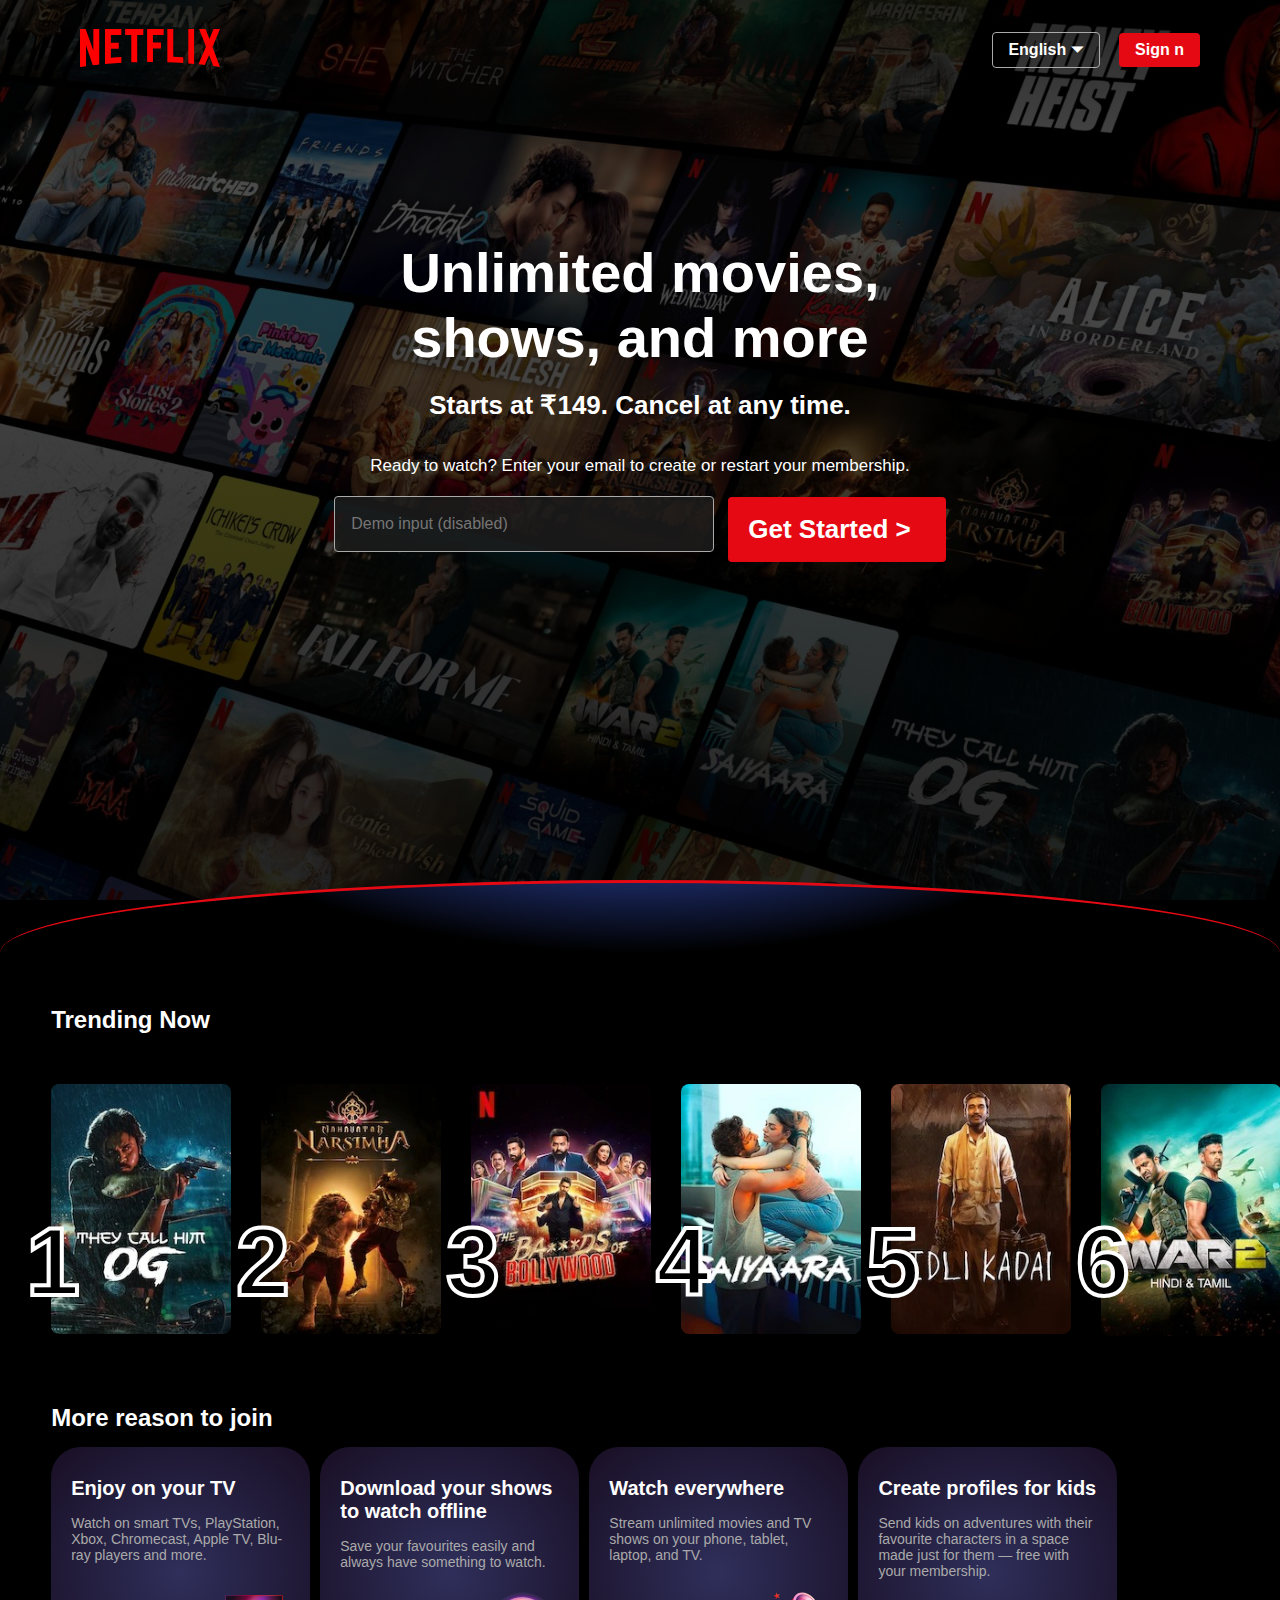
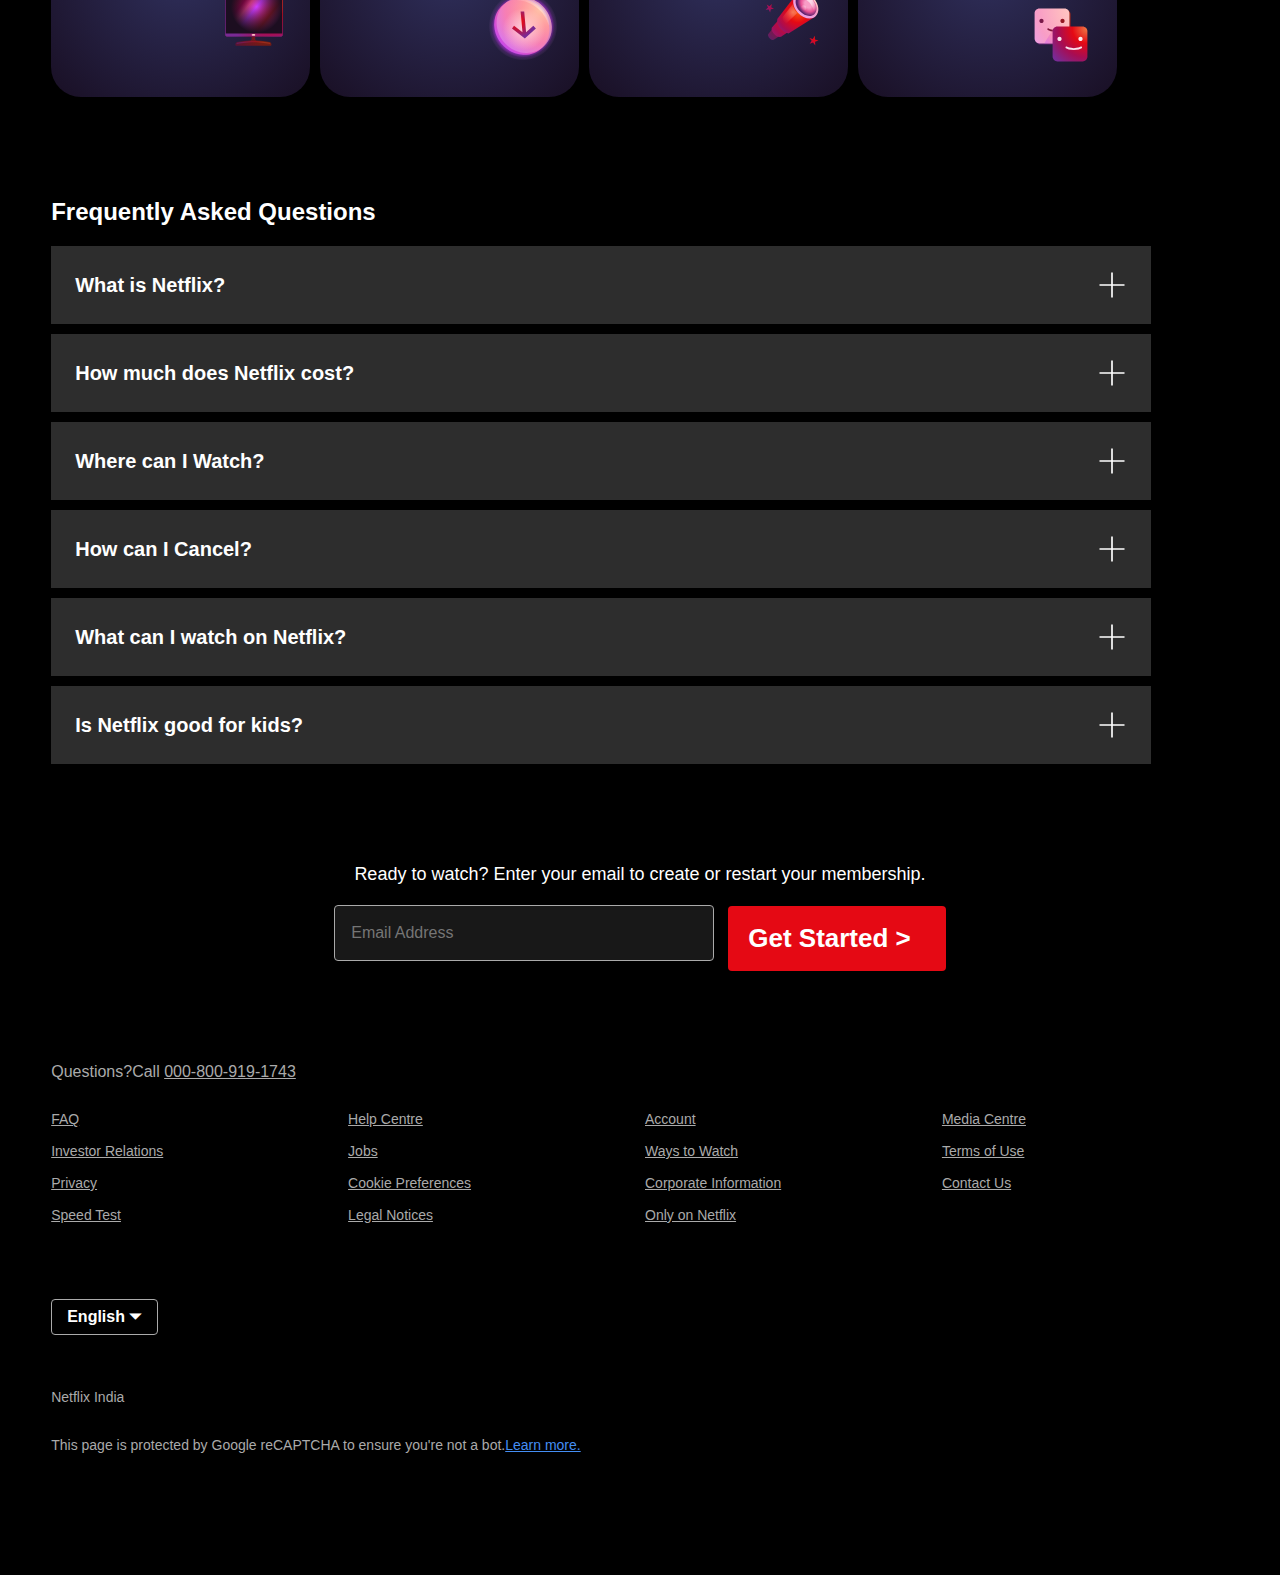
<file: index.html>
<!DOCTYPE html>
<html lang="en">

<head>
    <meta charset="UTF-8">
    <meta name="viewport" content="width=device-width, initial-scale=1.0">
    <title>Netflix UI Clone | Frontend Practice Project</title>
    <link rel="stylesheet" href="style.css">
</head>

<body>
    <div class="main">
        <nav>
            <span><img src="./logo.svg" alt="Netflix-logo" class="logo"></span>
            <span class="Nav-items">
                <button class="b1">English ⏷</button>
                <button class="b2">Sign n</button>
            </span>
        </nav>

        <div class="content">
            <h1>Unlimited movies, <br>shows, and more</h1>
            <h2>Starts at ₹149. Cancel at any time.</h2>
            <p>Ready to watch? Enter your email to create or restart your membership.</p>
        </div>
        <div class="inpt">
            <input type="email" placeholder="Demo input (disabled)" disabled>

            <button class="b3">Get Started ></button>
        </div>
    </div>
    <div class="separator-container">
    </div>
    <br><br>
    <div class="bottom">
        <div class="head">
            <h2>Trending Now</h2>
        </div>
        <div class="flex-space">

            <button class="poster-button" aria-label="View Movie 1">
                <img src="./Images/Netflix-poster1.jpg" alt="Movie Poster 1" class="poster-image">
                <span class="top-number">1</span>
            </button>

            <button class="poster-button" aria-label="View Movie 2">
                <img src="./Images/Netflix-poster2.jpg" alt="Movie Poster 2" class="poster-image">
                <span class="top-number">2</span>
            </button>

            <button class="poster-button" aria-label="View Movie 3">
                <img src="./Images/Netflix-poster3.jpg" alt="Movie Poster 3" class="poster-image">
                <span class="top-number">3</span>
            </button>

            
            <button class="poster-button" aria-label="View Movie 4">
                <img src="./Images/Netflix-poster4.jpg" alt="Movie Poster 4" class="poster-image">
                <span class="top-number">4</span>
            </button>
          
            <button class="poster-button" aria-label="View Movie 5">
                <img src="./Images/Netflix-poster5.jpg" alt="Movie Poster 5" class="poster-image">
                <span class="top-number">5</span>
            </button>

            <button class="poster-button" aria-label="View Movie 6">
                <div class="image-cropper">
                    <img src="./Images/Netflix-poster6.jpg" alt="Movie Poster 6" class="poster-image">
                </div>
                <span class="top-number">6</span>
            </button>
        </div>
        
    </div>

    <div class="flex4">
        <h2 style="margin-top: 40px;">More reason to join </h2>
    </div>

    <div class="box">
    <div class="container container1">
        <h2>Enjoy on your TV</h2>
        <p>Watch on smart TVs, PlayStation, Xbox, Chromecast, Apple TV, Blu-ray players and more.</p>
        <svg width="72" height="72" viewBox="0 0 72 72" fill="none"><g id="television-core-small"><path id="Vector" fill-rule="evenodd" clip-rule="evenodd" d="M37.2 53.3992C37.2 52.7365 36.6628 52.1992 36 52.1992H34.8C34.1373 52.1992 33.6 52.7365 33.6 53.3992V56.2636C33.6 56.9129 33.0834 57.4433 32.4347 57.4739C30.3013 57.5744 28.1719 57.7834 26.0546 58.1011L19.444 59.0926C18.2692 59.2688 17.4 60.2782 17.4 61.4662V62.0992C17.4 62.4304 17.6686 62.6992 18 62.6992H52.8C53.1314 62.6992 53.4 62.4304 53.4 62.0992V61.4662C53.4 60.2782 52.5309 59.2688 51.3561 59.0926L44.7454 58.1011C42.6282 57.7834 40.4987 57.5744 38.3653 57.4739C37.7167 57.4433 37.2 56.9129 37.2 56.2636V53.3992Z" fill="url(#paint0_radial_5179_1308)"></path><path id="Vector_2" d="M18.6 60.7388C18.6 60.2306 18.9587 59.796 19.4602 59.711C22.0196 59.2775 29.7585 58.0508 35.4 58.0508C41.0415 58.0508 48.7804 59.2775 51.3398 59.711C51.8412 59.796 52.2 60.2306 52.2 60.7388C52.2 60.902 52.0575 61.0268 51.8967 61.0004C50.1219 60.707 40.9704 59.2409 35.4 59.2409C29.8295 59.2409 20.678 60.707 18.9033 61.0004C18.7425 61.0268 18.6 60.902 18.6 60.7388Z" fill="url(#paint1_radial_5179_1308)"></path><path id="Vector_3" d="M63 12H8.99995C8.00584 12 7.19995 12.8059 7.19995 13.8V51.6C7.19995 52.5941 8.00584 53.4 8.99995 53.4H63C63.9941 53.4 64.8 52.5941 64.8 51.6V13.8C64.8 12.8059 63.9941 12 63 12Z" fill="url(#paint2_linear_5179_1308)"></path><path id="Vector_4" d="M63 12H8.99995C8.00584 12 7.19995 12.8059 7.19995 13.8V51.6C7.19995 52.5941 8.00584 53.4 8.99995 53.4H63C63.9941 53.4 64.8 52.5941 64.8 51.6V13.8C64.8 12.8059 63.9941 12 63 12Z" fill="url(#paint3_radial_5179_1308)"></path><path id="Vector_5" fill-rule="evenodd" clip-rule="evenodd" d="M8.99995 12.6H63C63.663 12.6 64.2 13.1372 64.2 13.8V50.4H7.79995V13.8C7.79995 13.1372 8.33719 12.6 8.99995 12.6ZM7.19995 50.4V13.8C7.19995 12.8059 8.00581 12 8.99995 12H63C63.9942 12 64.8 12.8059 64.8 13.8V50.4V51.6C64.8 52.5941 63.9942 53.4 63 53.4H8.99995C8.00581 53.4 7.19995 52.5941 7.19995 51.6V50.4Z" fill="url(#paint4_radial_5179_1308)"></path><path id="Vector_6" d="M35.4 52.8C36.3941 52.8 37.2 52.3971 37.2 51.9C37.2 51.4029 36.3941 51 35.4 51C34.4059 51 33.6 51.4029 33.6 51.9C33.6 52.3971 34.4059 52.8 35.4 52.8Z" fill="url(#paint5_radial_5179_1308)"></path></g><defs><radialGradient id="paint0_radial_5179_1308" cx="0" cy="0" r="1" gradientUnits="userSpaceOnUse" gradientTransform="translate(50.3269 49.3723) rotate(118.526) scale(55.1579 46.2871)"><stop stop-color="#802600"></stop><stop offset="0.333333" stop-color="#6F181D"></stop><stop offset="0.666667" stop-color="#5B1333"></stop><stop offset="1" stop-color="#391945"></stop></radialGradient><radialGradient id="paint1_radial_5179_1308" cx="0" cy="0" r="1" gradientUnits="userSpaceOnUse" gradientTransform="translate(48.1077 53.6128) rotate(158.116) scale(32.7275 42.219)"><stop stop-color="#99421D"></stop><stop offset="0.333333" stop-color="#99161D"></stop><stop offset="0.666667" stop-color="#7D1845"></stop><stop offset="1" stop-color="#59216E"></stop></radialGradient><linearGradient id="paint2_linear_5179_1308" x1="10.4727" y1="14.9572" x2="56.1755" y2="51.4814" gradientUnits="userSpaceOnUse"><stop stop-color="#99161D"></stop><stop offset="0.245283" stop-color="#CA005B"></stop><stop offset="0.346698" stop-color="#FF479A"></stop><stop offset="0.46934" stop-color="#CC3CFF"></stop><stop offset="0.735849" stop-color="#BC1A22"></stop><stop offset="1" stop-color="#C94FF5"></stop></linearGradient><radialGradient id="paint3_radial_5179_1308" cx="0" cy="0" r="1" gradientUnits="userSpaceOnUse" gradientTransform="translate(38.6181 23.8286) rotate(90) scale(25.9571 25.8545)"><stop stop-color="#1C0E20" stop-opacity="0"></stop><stop offset="1" stop-color="#1C0E20"></stop></radialGradient><radialGradient id="paint4_radial_5179_1308" cx="0" cy="0" r="1" gradientUnits="userSpaceOnUse" gradientTransform="translate(54 20.1938) rotate(144.293) scale(47.2897 44.8232)"><stop stop-color="#EF7744"></stop><stop offset="0.333333" stop-color="#E50914"></stop><stop offset="0.666667" stop-color="#A70D53"></stop><stop offset="1" stop-color="#792A95"></stop></radialGradient><radialGradient id="paint5_radial_5179_1308" cx="0" cy="0" r="1" gradientUnits="userSpaceOnUse" gradientTransform="translate(36.525 51.3562) rotate(135) scale(4.58735)"><stop stop-color="#FFDCCC"></stop><stop offset="0.333333" stop-color="#FFBDC0"></stop><stop offset="0.666667" stop-color="#F89DC6"></stop><stop offset="1" stop-color="#E4A1FA"></stop></radialGradient></defs></svg>
    </div>

    <div class="container container2">
        <h2>Download your shows to watch offline</h2>
        <p>Save your favourites easily and always have something to watch.</p>
        <svg width="72" height="72" viewBox="0 0 72 72" fill="none"><g id="download-core-small"><path id="Vector" d="M36 70.2008C54.8882 70.2008 70.2001 54.8889 70.2001 36.0008C70.2001 17.1126 54.8882 1.80078 36 1.80078C17.1119 1.80078 1.80005 17.1126 1.80005 36.0008C1.80005 54.8889 17.1119 70.2008 36 70.2008Z" fill="url(#paint0_radial_5179_7940)"></path><path id="Vector_2" opacity="0.4" d="M64.7658 36.195C65.5206 51.5916 53.7908 63.5824 38.5668 62.977C23.3428 62.3722 10.3893 49.4 9.63446 34.0034C8.87954 18.6068 20.6091 6.61594 35.8331 7.22116C51.0571 7.82638 64.0104 20.7984 64.7658 36.195Z" fill="url(#paint1_radial_5179_7940)"></path><path id="Vector_3" d="M62.3657 37.9958C63.1205 53.3924 51.3908 65.3832 36.1668 64.7778C20.9428 64.173 7.9893 51.2008 7.23444 35.8041C6.47952 20.4075 18.2091 8.41672 33.4331 9.02194C48.6571 9.62716 61.6103 22.5992 62.3657 37.9958Z" fill="url(#paint2_radial_5179_7940)"></path><path id="Vector_4" opacity="0.5" d="M64.7658 36.195C65.5206 51.5916 53.7908 63.5824 38.5668 62.977C23.3428 62.3722 10.3893 49.4 9.63446 34.0034C8.87954 18.6068 20.6091 6.61594 35.8331 7.22116C51.0571 7.82638 64.0104 20.7984 64.7658 36.195Z" fill="url(#paint3_radial_5179_7940)"></path><path id="Vector_5" opacity="0.6" d="M36.9 60.6C48.6636 60.6 58.2 51.0637 58.2 39.3C58.2 27.5363 48.6636 18 36.9 18C25.1363 18 15.6 27.5363 15.6 39.3C15.6 51.0637 25.1363 60.6 36.9 60.6Z" fill="url(#paint4_radial_5179_7940)"></path><path id="Vector_6" fill-rule="evenodd" clip-rule="evenodd" d="M39.0849 42.2727L46.3387 35.76L48.8945 38.5142L38.9118 47.477L37.8466 48.4333L36.6071 47.477L24.9899 38.5142L27.0434 35.76L35.4849 42.2727L33.6 21.6016H37.2L39.0849 42.2727Z" fill="url(#paint5_radial_5179_7940)"></path><path id="Vector_7" opacity="0.4" fill-rule="evenodd" clip-rule="evenodd" d="M61.6566 34.9618C61.7832 35.3893 62.391 35.3233 62.3694 34.878C61.6962 21.1369 50.1509 9.55975 36.5817 9.01957C34.4606 8.93515 32.4155 9.12541 30.4772 9.55909C30.0745 9.64915 30.1575 10.2082 30.5697 10.2246C45.0094 10.7979 57.6246 21.2971 61.6566 34.9618Z" fill="url(#paint6_radial_5179_7940)"></path></g><defs><radialGradient id="paint0_radial_5179_7940" cx="0" cy="0" r="1" gradientUnits="userSpaceOnUse" gradientTransform="translate(36.0001 36.1837) rotate(-90) scale(34.3829)"><stop offset="0.782019" stop-color="#982DBE"></stop><stop offset="0.906819" stop-color="#B038DC" stop-opacity="0.2"></stop><stop offset="1" stop-color="#E4A1FA" stop-opacity="0"></stop></radialGradient><radialGradient id="paint1_radial_5179_7940" cx="0" cy="0" r="1" gradientUnits="userSpaceOnUse" gradientTransform="translate(52.9937 20.0992) rotate(135) scale(49.9836)"><stop stop-color="#FFDCCC"></stop><stop offset="0.333333" stop-color="#FFBDC0"></stop><stop offset="0.666667" stop-color="#F89DC6"></stop><stop offset="1" stop-color="#E4A1FA"></stop></radialGradient><radialGradient id="paint2_radial_5179_7940" cx="0" cy="0" r="1" gradientUnits="userSpaceOnUse" gradientTransform="translate(52.7999 19.6937) rotate(135) scale(53.1037)"><stop stop-color="#FFA984"></stop><stop offset="0.333333" stop-color="#FF787F"></stop><stop offset="0.666667" stop-color="#F45FA2"></stop><stop offset="1" stop-color="#C44AF1"></stop></radialGradient><radialGradient id="paint3_radial_5179_7940" cx="0" cy="0" r="1" gradientUnits="userSpaceOnUse" gradientTransform="translate(52.9937 20.0992) rotate(135) scale(49.9836)"><stop stop-color="#FFDCCC"></stop><stop offset="0.333333" stop-color="#FFBDC0"></stop><stop offset="0.666667" stop-color="#F89DC6"></stop><stop offset="1" stop-color="#E4A1FA"></stop></radialGradient><radialGradient id="paint4_radial_5179_7940" cx="0" cy="0" r="1" gradientUnits="userSpaceOnUse" gradientTransform="translate(36.9 39.3) scale(21.3)"><stop stop-color="white"></stop><stop offset="1" stop-color="white" stop-opacity="0"></stop></radialGradient><radialGradient id="paint5_radial_5179_7940" cx="0" cy="0" r="1" gradientUnits="userSpaceOnUse" gradientTransform="translate(31.2 32.1016) rotate(39.5226) scale(15.5567)"><stop stop-color="#EF7744"></stop><stop offset="0.2406" stop-color="#E50914"></stop><stop offset="1" stop-color="#792A95"></stop></radialGradient><radialGradient id="paint6_radial_5179_7940" cx="0" cy="0" r="1" gradientUnits="userSpaceOnUse" gradientTransform="translate(50.7 21.3) rotate(-180) scale(30)"><stop stop-color="white"></stop><stop offset="1" stop-color="white" stop-opacity="0"></stop></radialGradient></defs></svg>
    </div>

    <div class="container container3">
        <h2>Watch everywhere</h2>
        <p>Stream unlimited movies and TV shows on your phone, tablet, laptop, and TV.</p>
        <svg width="72" height="72" viewBox="0 0 72 72" fill="none"><g id="telescope-core-small"><path id="Vector" d="M24.0492 36.6016L33.6 46.3898L17.8029 56.8633C17.8029 56.8633 15.8891 57.6983 13.625 55.2638C11.361 52.8293 12.1235 51.238 12.1235 51.238L24.0492 36.6016Z" fill="url(#paint0_radial_5179_1664)"></path><path id="Vector_2" d="M25.0344 34.1992L36 46.151L25.0616 53.8043C25.0616 53.8043 21.8289 55.0984 18.0987 51.0172C14.3686 46.9358 15.9198 44.5105 15.9198 44.5105L25.0344 34.1992Z" fill="url(#paint1_radial_5179_1664)"></path><path id="Vector_3" d="M39 13.0195L59.1 33.6788L32.5325 50.4142C32.5325 50.4142 28.7459 50.2552 24.3978 45.4897C20.0498 40.7243 21.4096 35.8101 21.4096 35.8101L39 13.0195Z" fill="url(#paint2_radial_5179_1664)"></path><path id="Vector_4" d="M57.6709 15.3516C63.1044 21.2807 63.9858 29.2883 59.6386 33.2371C55.2916 37.186 47.3628 35.5806 41.9292 29.6515C36.4954 23.7224 35.6145 15.7148 39.9615 11.766C44.3084 7.81716 52.2372 9.42252 57.6709 15.3516Z" fill="url(#paint3_radial_5179_1664)"></path><path id="Vector_5" d="M58.3787 31.255C54.8121 34.5032 48.2143 33.0817 43.6421 28.0798C39.07 23.078 38.2547 16.39 41.8213 13.1419C45.3879 9.89364 51.9857 11.3152 56.5579 16.3171C61.1298 21.3189 61.9452 28.0069 58.3787 31.255Z" fill="url(#paint4_radial_5179_1664)"></path><path id="Vector_6" opacity="0.85" d="M59.6783 28.823C60.576 24.1785 59.6544 20.5934 56.1603 16.6199C52.6662 12.6464 47.3508 10.8657 43.7796 12.7598C39.371 15.098 48.3734 13.5961 53.4577 19.5815C57.8259 24.724 58.8516 33.1009 59.6783 28.823Z" fill="url(#paint5_radial_5179_1664)"></path><path id="Vector_7" opacity="0.4" d="M50.3979 25.2452C50.4549 26.7239 49.2932 27.7677 47.8032 27.5766C46.3131 27.3856 45.059 26.032 45.002 24.5532C44.945 23.0745 46.1067 22.0307 47.5968 22.2218C49.0868 22.4128 50.341 23.7664 50.3979 25.2452Z" fill="url(#paint6_radial_5179_1664)"></path><path id="Vector_8" opacity="0.6" d="M36.9217 21.0039L26.4258 34.3627C26.3297 36.4604 28.2903 39.5534 30.0334 40.8344L41.2345 29.9105C39.6 28.2005 36.9591 24.1025 36.9217 21.0039Z" fill="url(#paint7_radial_5179_1664)"></path><path id="Vector_9" fill-rule="evenodd" clip-rule="evenodd" d="M20.0576 9.60156L21.479 11.7187L24 11.0654L22.3575 13.0272L23.7789 15.1444L21.3424 14.2397L19.7 16.2016L19.8365 13.6806L17.4 12.7759L19.9209 12.1225L20.0576 9.60156ZM58.776 52.8016L58.9623 56.4685L62.4 57.4188L59.0774 58.7347L59.2637 62.4016L57.0239 59.548L53.7014 60.8638L55.6397 57.7843L53.4 54.9307L56.8377 55.8811L58.776 52.8016ZM15.206 24.2101L15.8768 21.0016L13.4793 23.1964L10.6853 21.5563L11.9975 24.553L9.59998 26.7478L12.8085 26.405L14.1207 29.4016L14.7915 26.1931L18 25.8502L15.206 24.2101Z" fill="url(#paint8_linear_5179_1664)"></path></g><defs><radialGradient id="paint0_radial_5179_1664" cx="0" cy="0" r="1" gradientUnits="userSpaceOnUse" gradientTransform="translate(36.6875 32.7016) rotate(135) scale(34.9134)"><stop stop-color="#99421D"></stop><stop offset="0.333333" stop-color="#99161D"></stop><stop offset="0.666667" stop-color="#7D1845"></stop><stop offset="1" stop-color="#59216E"></stop></radialGradient><radialGradient id="paint1_radial_5179_1664" cx="0" cy="0" r="1" gradientUnits="userSpaceOnUse" gradientTransform="translate(42.5937 27.2992) rotate(135) scale(44.5477 44.5279)"><stop stop-color="#EF7744"></stop><stop offset="0.333333" stop-color="#E50914"></stop><stop offset="0.666667" stop-color="#A70D53"></stop><stop offset="1" stop-color="#792A95"></stop></radialGradient><radialGradient id="paint2_radial_5179_1664" cx="0" cy="0" r="1" gradientUnits="userSpaceOnUse" gradientTransform="translate(42.3 29.106) rotate(135) scale(31.8127)"><stop stop-color="#FB540D"></stop><stop offset="0.333333" stop-color="#E50914"></stop><stop offset="0.666667" stop-color="#A70D53"></stop><stop offset="1" stop-color="#792A95"></stop></radialGradient><radialGradient id="paint3_radial_5179_1664" cx="0" cy="0" r="1" gradientUnits="userSpaceOnUse" gradientTransform="translate(57.675 14.7078) rotate(134.326) scale(24.0433 24.0367)"><stop stop-color="#FFDCCC"></stop><stop offset="0.333333" stop-color="#FFBDC0"></stop><stop offset="0.666667" stop-color="#F89DC6"></stop><stop offset="1" stop-color="#E4A1FA"></stop></radialGradient><radialGradient id="paint4_radial_5179_1664" cx="0" cy="0" r="1" gradientUnits="userSpaceOnUse" gradientTransform="translate(52.1305 21.273) rotate(141.875) scale(9.87138 12.8159)"><stop offset="0.307292" stop-color="#F89DC6"></stop><stop offset="0.645392" stop-color="#E75094"></stop><stop offset="1" stop-color="#59216E"></stop></radialGradient><radialGradient id="paint5_radial_5179_1664" cx="0" cy="0" r="1" gradientUnits="userSpaceOnUse" gradientTransform="translate(55.8 15.6) rotate(135) scale(13.1522)"><stop stop-color="white"></stop><stop offset="1" stop-color="white" stop-opacity="0"></stop></radialGradient><radialGradient id="paint6_radial_5179_1664" cx="0" cy="0" r="1" gradientUnits="userSpaceOnUse" gradientTransform="translate(49.2362 22.9648) rotate(131.079) scale(5.08644 6.006)"><stop stop-color="white"></stop><stop offset="1" stop-color="white" stop-opacity="0"></stop></radialGradient><radialGradient id="paint7_radial_5179_1664" cx="0" cy="0" r="1" gradientUnits="userSpaceOnUse" gradientTransform="translate(36.8758 29.1353) rotate(137.622) scale(13.5764)"><stop stop-color="#FFA984"></stop><stop offset="1" stop-color="#F7636B" stop-opacity="0"></stop></radialGradient><linearGradient id="paint8_linear_5179_1664" x1="44.65" y1="27.9016" x2="24.25" y2="48.3016" gradientUnits="userSpaceOnUse"><stop stop-color="#EF7744"></stop><stop offset="0.333333" stop-color="#E50914"></stop><stop offset="0.666667" stop-color="#A70D53"></stop><stop offset="1" stop-color="#792A95"></stop></linearGradient></defs></svg>
    </div>

    <div class="container container4">
        <h2>Create profiles for kids</h2>
        <p>Send kids on adventures with their favourite characters in a space made just for them — free with your membership.</p>
        <svg width="72" height="72" viewBox="0 0 72 72" fill="none"><g id="profiles-core-small"><path id="Vector" d="M10.8 15.6008C10.8 12.9499 12.949 10.8008 15.5999 10.8008H40.8C43.4509 10.8008 45.6 12.9498 45.6 15.6008V40.8007C45.6 43.4516 43.4509 45.6007 40.8 45.6007H15.6C12.949 45.6007 10.8 43.4517 10.8 40.8007V15.6008Z" fill="url(#paint0_radial_5179_7919)"></path><path id="Vector_2" d="M9.59998 14.4016C9.59998 11.7506 11.749 9.60162 14.4 9.60156H39.6C42.251 9.60156 44.4 11.7506 44.4 14.4016V39.6015C44.4 42.2525 42.251 44.4015 39.6 44.4015H14.4C11.749 44.4016 9.59998 42.2525 9.59998 39.6015V14.4016Z" fill="url(#paint1_radial_5179_7919)"></path><path id="Vector_3" d="M18.6 21.9008C18.6 23.0606 17.6598 24.0008 16.5 24.0008C15.3402 24.0008 14.4 23.0606 14.4 21.9008C14.4 20.741 15.3402 19.8008 16.5 19.8008C17.6598 19.8008 18.6 20.741 18.6 21.9008Z" fill="url(#paint2_radial_5179_7919)"></path><path id="Vector_4" d="M39.6 21.9008C39.6 23.0606 38.6598 24.0008 37.5 24.0008C36.3402 24.0008 35.4 23.0606 35.4 21.9008C35.4 20.741 36.3402 19.8008 37.5 19.8008C38.6598 19.8008 39.6 20.741 39.6 21.9008Z" fill="url(#paint3_radial_5179_7919)"></path><path id="Vector_5" d="M23.6713 29.4501C23.2437 29.1967 22.6917 29.3379 22.4383 29.7655C22.1848 30.1932 22.3261 30.7452 22.7537 30.9986C23.8254 31.6337 26.769 32.7744 30.6375 32.7744C34.506 32.7744 37.4497 31.6337 38.5213 30.9986C38.949 30.7452 39.0902 30.1932 38.8368 29.7655C38.5834 29.3379 38.0313 29.1967 37.6037 29.4501C36.8191 29.9151 34.194 30.9744 30.6375 30.9744C27.081 30.9744 24.456 29.9151 23.6713 29.4501Z" fill="url(#paint4_radial_5179_7919)"></path><path id="Vector_6" opacity="0.35" d="M19.2 44.4016H28.2L32.4 27.6016C30.2787 28.1801 28.4542 29.5387 27.2921 31.4053L19.2 44.4016Z" fill="url(#paint5_radial_5179_7919)"></path><path id="Vector_7" d="M27.6 32.4016C27.6 29.7506 29.749 27.6016 32.4 27.6016L57.6 27.6016C60.2508 27.6016 62.4 29.7506 62.4 32.4016V57.6015C62.4 60.2524 60.2508 62.4016 57.6 62.4016H32.4C29.749 62.4016 27.6 60.2524 27.6 57.6016V32.4016Z" fill="url(#paint6_radial_5179_7919)"></path><path id="Vector_8" d="M36.6 39.9008C36.6 41.0606 35.6598 42.0008 34.5 42.0008C33.3402 42.0008 32.4 41.0606 32.4 39.9008C32.4 38.741 33.3402 37.8008 34.5 37.8008C35.6598 37.8008 36.6 38.741 36.6 39.9008Z" fill="url(#paint7_radial_5179_7919)"></path><path id="Vector_9" d="M57.6 39.9008C57.6 41.0606 56.6598 42.0008 55.5 42.0008C54.3402 42.0008 53.4 41.0606 53.4 39.9008C53.4 38.741 54.3402 37.8008 55.5 37.8008C56.6598 37.8008 57.6 38.741 57.6 39.9008Z" fill="url(#paint8_radial_5179_7919)"></path><path id="Vector_10" d="M41.8213 47.6025C41.3937 47.349 40.8416 47.4903 40.5882 47.9179C40.3348 48.3455 40.476 48.8976 40.9037 49.1509C41.9753 49.786 44.919 50.9267 48.7875 50.9267C52.656 50.9267 55.5996 49.786 56.6713 49.1509C57.0989 48.8976 57.2402 48.3455 56.9867 47.9179C56.7333 47.4903 56.1813 47.349 55.7537 47.6025C54.969 48.0674 52.344 49.1267 48.7875 49.1267C45.231 49.1267 42.6059 48.0674 41.8213 47.6025Z" fill="url(#paint9_radial_5179_7919)"></path></g><defs><radialGradient id="paint0_radial_5179_7919" cx="0" cy="0" r="1" gradientUnits="userSpaceOnUse" gradientTransform="translate(39.075 17.6882) rotate(135) scale(32.8097)"><stop stop-color="#99421D"></stop><stop offset="0.333333" stop-color="#99161D"></stop><stop offset="0.666667" stop-color="#7D1845"></stop><stop offset="1" stop-color="#59216E"></stop></radialGradient><radialGradient id="paint1_radial_5179_7919" cx="0" cy="0" r="1" gradientUnits="userSpaceOnUse" gradientTransform="translate(62.4 8.70157) rotate(133.87) scale(75.3216)"><stop stop-color="#FFDCCC"></stop><stop offset="0.333333" stop-color="#FFBDC0"></stop><stop offset="0.666667" stop-color="#F89DC6"></stop><stop offset="1" stop-color="#E4A1FA"></stop></radialGradient><radialGradient id="paint2_radial_5179_7919" cx="0" cy="0" r="1" gradientUnits="userSpaceOnUse" gradientTransform="translate(60.3 11.1008) rotate(133.939) scale(68.7426 55.9547)"><stop stop-color="#99421D"></stop><stop offset="0.333333" stop-color="#99161D"></stop><stop offset="0.666667" stop-color="#7D1845"></stop><stop offset="1" stop-color="#59216E"></stop></radialGradient><radialGradient id="paint3_radial_5179_7919" cx="0" cy="0" r="1" gradientUnits="userSpaceOnUse" gradientTransform="translate(60.3 11.1008) rotate(133.939) scale(68.7426 55.9547)"><stop stop-color="#99421D"></stop><stop offset="0.333333" stop-color="#99161D"></stop><stop offset="0.666667" stop-color="#7D1845"></stop><stop offset="1" stop-color="#59216E"></stop></radialGradient><radialGradient id="paint4_radial_5179_7919" cx="0" cy="0" r="1" gradientUnits="userSpaceOnUse" gradientTransform="translate(60.3 11.0994) rotate(133.939) scale(68.7426 55.9548)"><stop stop-color="#99421D"></stop><stop offset="0.333333" stop-color="#99161D"></stop><stop offset="0.666667" stop-color="#7D1845"></stop><stop offset="1" stop-color="#59216E"></stop></radialGradient><radialGradient id="paint5_radial_5179_7919" cx="0" cy="0" r="1" gradientUnits="userSpaceOnUse" gradientTransform="translate(39.6 27.9016) rotate(135) scale(23.3345)"><stop stop-color="#FFA984"></stop><stop offset="0.333333" stop-color="#FF787F"></stop><stop offset="0.666667" stop-color="#F45FA2"></stop><stop offset="1" stop-color="#C44AF1"></stop></radialGradient><radialGradient id="paint6_radial_5179_7919" cx="0" cy="0" r="1" gradientUnits="userSpaceOnUse" gradientTransform="translate(61.8 29.7016) rotate(135) scale(43.2749)"><stop stop-color="#EF7744"></stop><stop offset="0.333333" stop-color="#E50914"></stop><stop offset="0.666667" stop-color="#A70D53"></stop><stop offset="1" stop-color="#792A95"></stop></radialGradient><radialGradient id="paint7_radial_5179_7919" cx="0" cy="0" r="1" gradientUnits="userSpaceOnUse" gradientTransform="translate(62.1 11.1008) rotate(137.146) scale(73.6614 60.3576)"><stop stop-color="#FFDCCC"></stop><stop offset="0.333333" stop-color="#FDF6F6"></stop><stop offset="0.666667" stop-color="#FADCE9"></stop><stop offset="1" stop-color="#E4A1FA"></stop></radialGradient><radialGradient id="paint8_radial_5179_7919" cx="0" cy="0" r="1" gradientUnits="userSpaceOnUse" gradientTransform="translate(62.1 11.1008) rotate(137.146) scale(73.6614 60.3576)"><stop stop-color="#FFDCCC"></stop><stop offset="0.333333" stop-color="#FDF6F6"></stop><stop offset="0.666667" stop-color="#FADCE9"></stop><stop offset="1" stop-color="#E4A1FA"></stop></radialGradient><radialGradient id="paint9_radial_5179_7919" cx="0" cy="0" r="1" gradientUnits="userSpaceOnUse" gradientTransform="translate(62.1 11.1017) rotate(137.146) scale(73.6614 60.3576)"><stop stop-color="#FFDCCC"></stop><stop offset="0.333333" stop-color="#FDF6F6"></stop><stop offset="0.666667" stop-color="#FADCE9"></stop><stop offset="1" stop-color="#E4A1FA"></stop></radialGradient></defs></svg>
    </div>
    </div>
    <br><br>
    <div class="foq">
        <h2>Frequently Asked Questions</h2>
        <button class="q1">What is Netflix? <svg viewBox="0 0 36 36" width="36" height="36" data-icon="PlusLarge" data-icon-id=":R9laj8qlal9at56:" aria-hidden="true" class="default-ltr-iqcdef-cache-1ulhx3w e1jjil14" xmlns="http://www.w3.org/2000/svg" fill="none" role="img"><path fill="currentColor" fill-rule="evenodd" d="M17 17V3h2v14h14v2H19v14h-2V19H3v-2z" clip-rule="evenodd"></path></svg></button>

        <button class="q2">How much does Netflix cost? <svg viewBox="0 0 36 36" width="36" height="36" data-icon="PlusLarge" data-icon-id=":R9laj8qlal9at56:" aria-hidden="true" class="default-ltr-iqcdef-cache-1ulhx3w e1jjil14" xmlns="http://www.w3.org/2000/svg" fill="none" role="img"><path fill="currentColor" fill-rule="evenodd" d="M17 17V3h2v14h14v2H19v14h-2V19H3v-2z" clip-rule="evenodd"></path></svg></button>

        <button class="q3">Where  can I Watch? <svg viewBox="0 0 36 36" width="36" height="36" data-icon="PlusLarge" data-icon-id=":R9laj8qlal9at56:" aria-hidden="true" class="default-ltr-iqcdef-cache-1ulhx3w e1jjil14" xmlns="http://www.w3.org/2000/svg" fill="none" role="img"><path fill="currentColor" fill-rule="evenodd" d="M17 17V3h2v14h14v2H19v14h-2V19H3v-2z" clip-rule="evenodd"></path></svg></button>

        <button class="q4">How can I Cancel? <svg viewBox="0 0 36 36" width="36" height="36" data-icon="PlusLarge" data-icon-id=":R9laj8qlal9at56:" aria-hidden="true" class="default-ltr-iqcdef-cache-1ulhx3w e1jjil14" xmlns="http://www.w3.org/2000/svg" fill="none" role="img"><path fill="currentColor" fill-rule="evenodd" d="M17 17V3h2v14h14v2H19v14h-2V19H3v-2z" clip-rule="evenodd"></path></svg></button>

        <button class="q5">What can I watch on Netflix? <svg viewBox="0 0 36 36" width="36" height="36" data-icon="PlusLarge" data-icon-id=":R9laj8qlal9at56:" aria-hidden="true" class="default-ltr-iqcdef-cache-1ulhx3w e1jjil14" xmlns="http://www.w3.org/2000/svg" fill="none" role="img"><path fill="currentColor" fill-rule="evenodd" d="M17 17V3h2v14h14v2H19v14h-2V19H3v-2z" clip-rule="evenodd"></path></svg></button>

        <button class="q6">Is Netflix good for kids? <svg viewBox="0 0 36 36" width="36" height="36" data-icon="PlusLarge" data-icon-id=":R9laj8qlal9at56:" aria-hidden="true" class="default-ltr-iqcdef-cache-1ulhx3w e1jjil14" xmlns="http://www.w3.org/2000/svg" fill="none" role="img"><path fill="currentColor" fill-rule="evenodd" d="M17 17V3h2v14h14v2H19v14h-2V19H3v-2z" clip-rule="evenodd"></path></svg></button>
    </div>

    <div class="rtw">
        <p>Ready to watch? Enter your email to create or restart your membership.</p>
    </div>

    <div class="inpt">
            <input type="text" name="" id="" placeholder="Email Address">
            <button class="b3">Get Started ></button>
        </div>
<br><br><br><br>
    <div class="last">
        <p>Questions?Call <a href=""> 000-800-919-1743</a></p>
    </div>

    <div class="grid">
        <div class="col">
                <a href="#">FAQ</a>
                <a href="#">Investor Relations</a>
                <a href="#">Privacy</a>
                <a href="#">Speed Test</a>
            </div>
            <div class="col">
                <a href="#">Help Centre</a>
                <a href="#">Jobs</a>
                <a href="#">Cookie Preferences</a>
                <a href="#">Legal Notices</a>
            </div>
            <div class="col">
                <a href="#">Account</a>
                <a href="#">Ways to Watch</a>
                <a href="#">Corporate Information</a>
                <a href="#">Only on Netflix</a>
            </div>
            <div class="col">
                <a href="#">Media Centre</a>
                <a href="#">Terms of Use</a>
                <a href="#">Contact Us</a>
                </div>
    </div>
    <footer>
        <button class="b1">English ⏷</button><br><br><br><br>
        <p>Netflix India<br><br><br>This page is protected by Google reCAPTCHA to ensure you're not a bot.<a href="#">Learn more.</a></p><br><br><br><br>
    </footer>

</body>


</html>
</file>
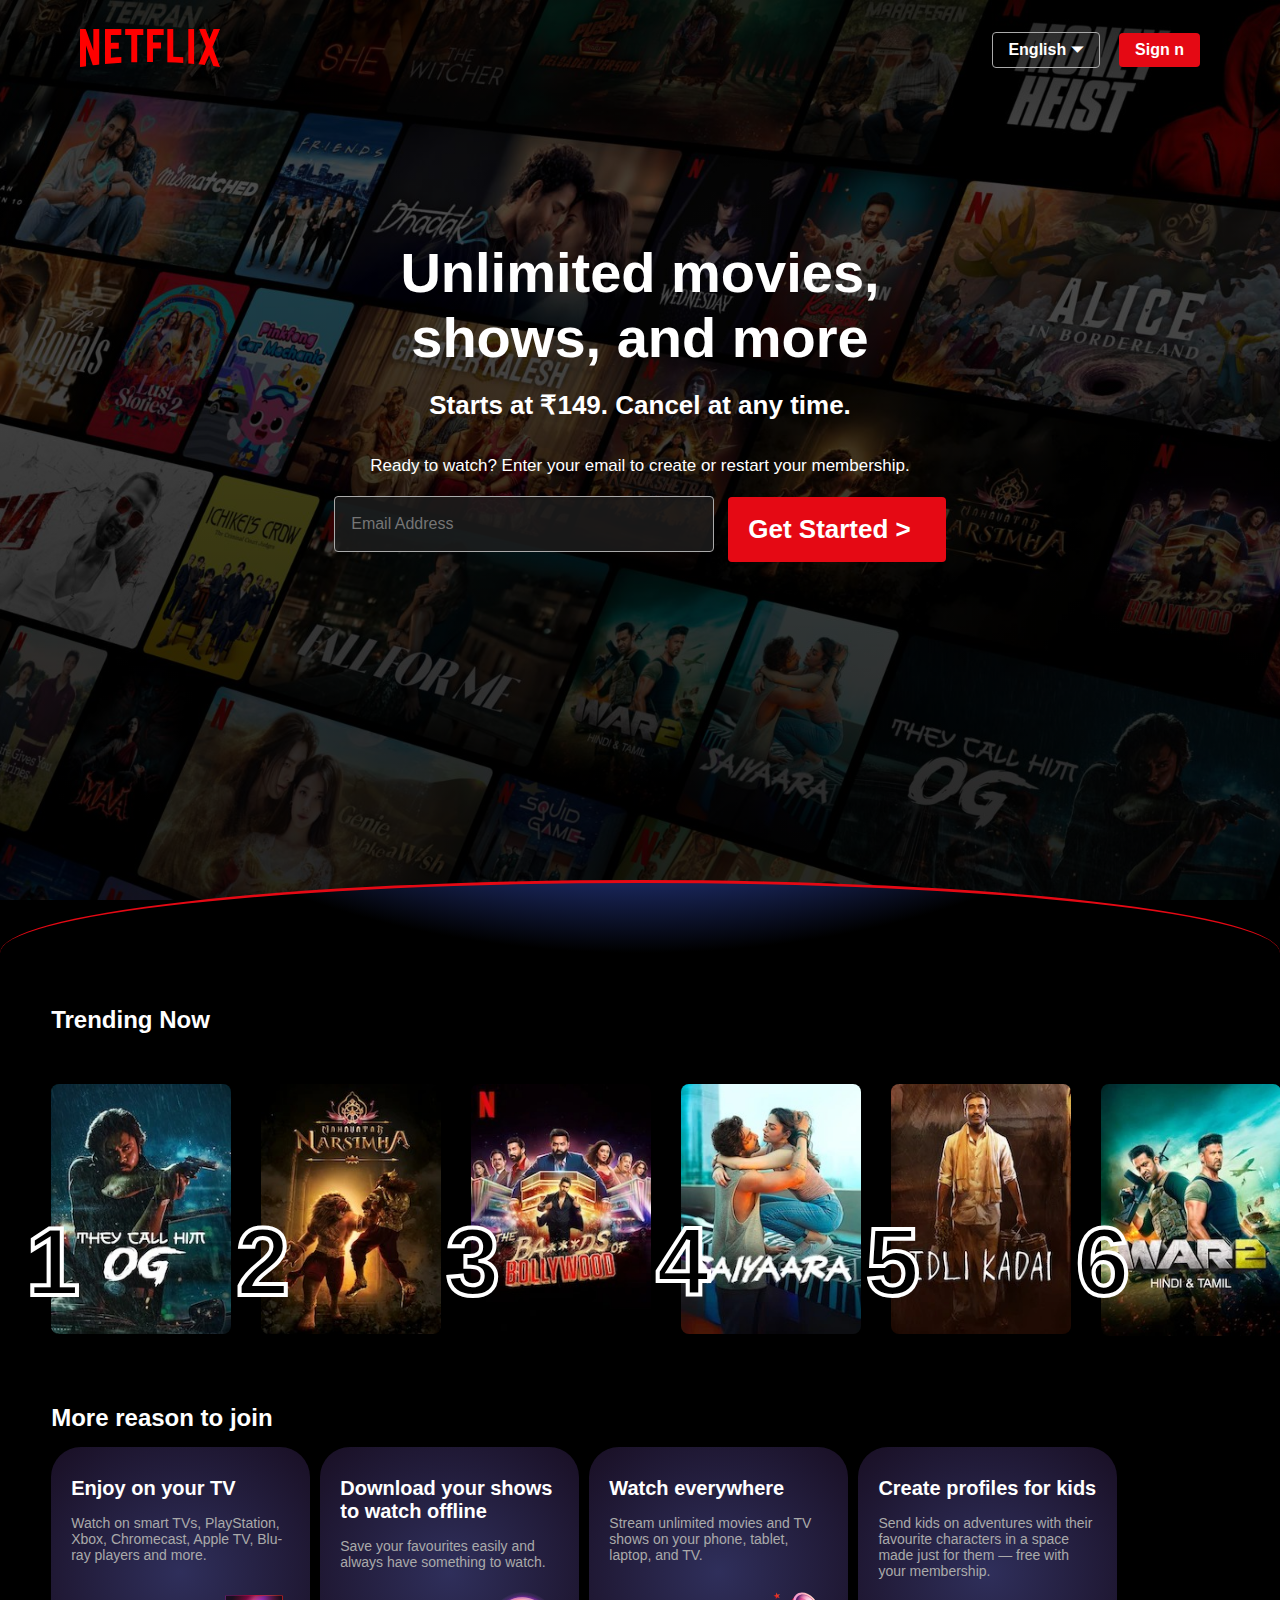
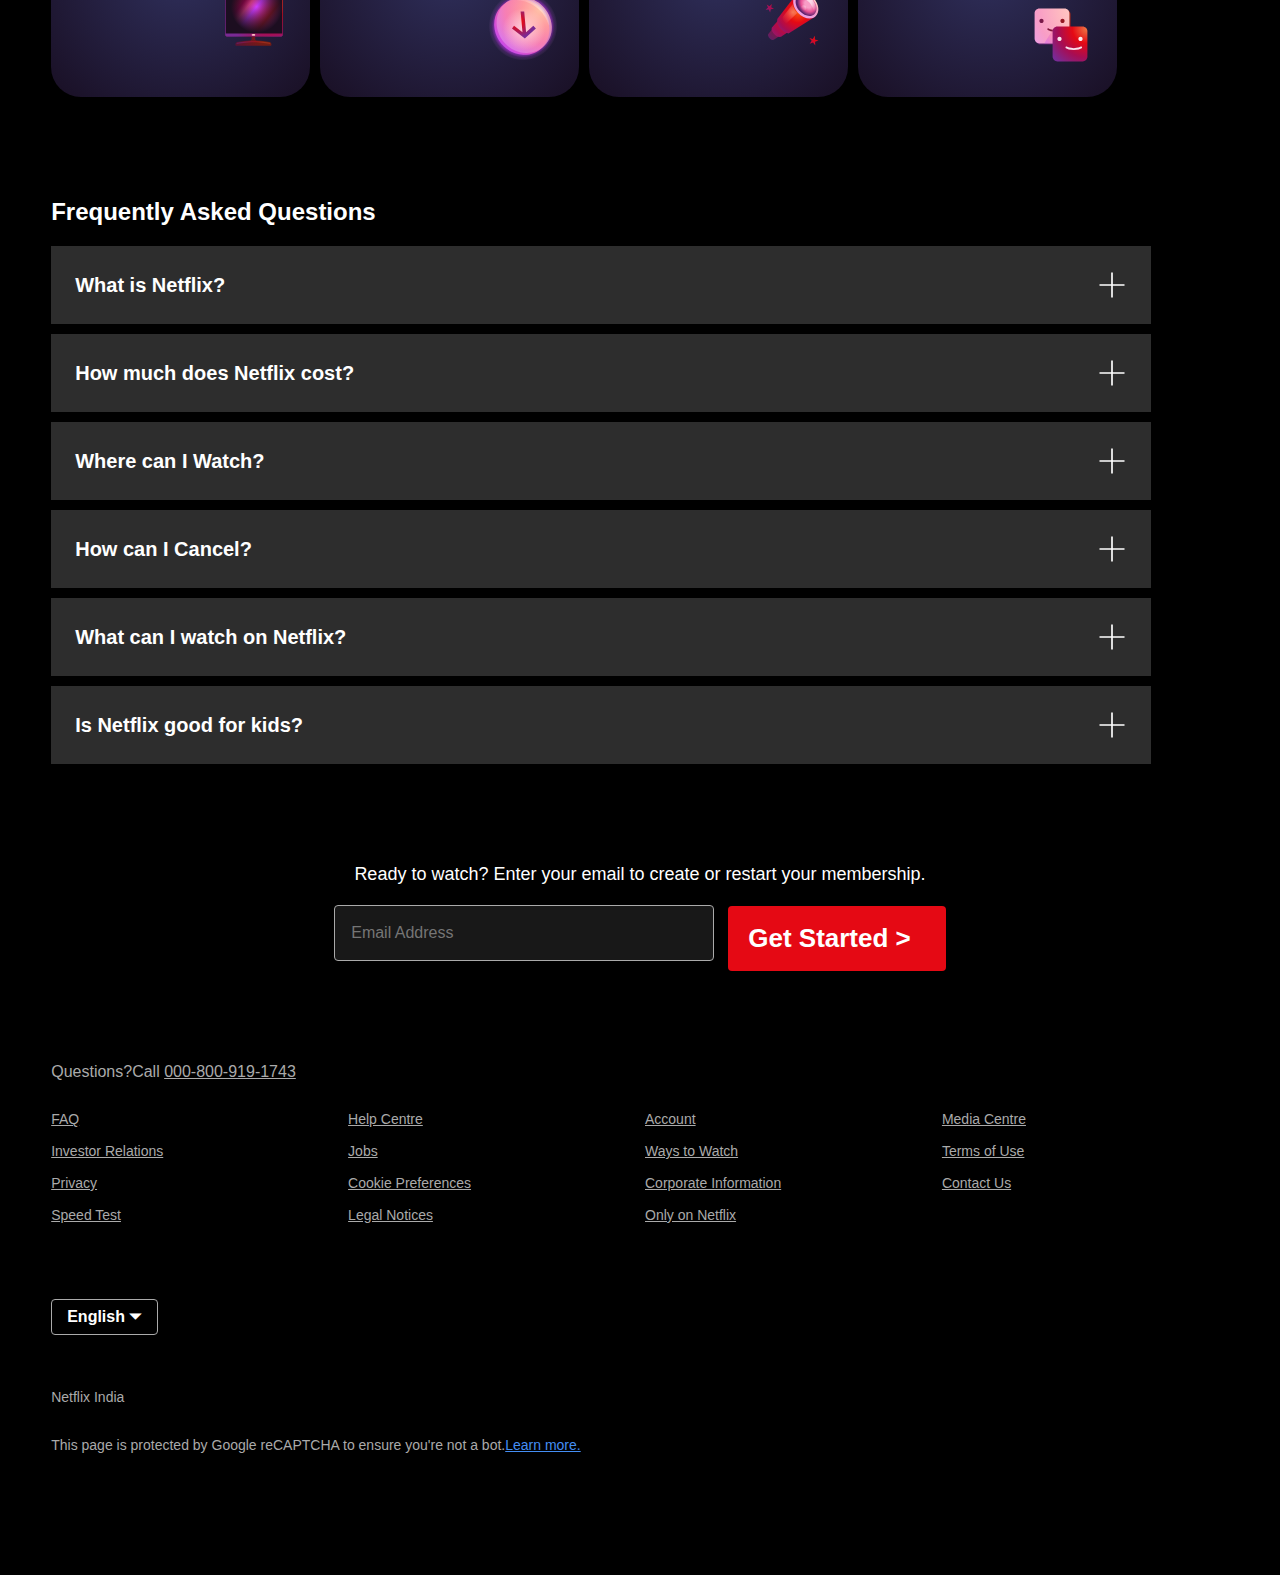
<file: Netflix/index.html>
<!DOCTYPE html>
<html lang="en">

<head>
    <meta charset="UTF-8">
    <meta name="viewport" content="width=device-width, initial-scale=1.0">
    <title>Netflix Copy</title>
    <link rel="stylesheet" href="style.css">
</head>

<body>
    <div class="main">
        <nav>
            <span><img src="/logo.svg" alt="Netflix-logo" class="logo"></span>
            <span class="Nav-items">
                <button class="b1">English ⏷</button>
                <button class="b2">Sign n</button>
            </span>
        </nav>

        <div class="content">
            <h1>Unlimited movies, <br>shows, and more</h1>
            <h2>Starts at ₹149. Cancel at any time.</h2>
            <p>Ready to watch? Enter your email to create or restart your membership.</p>
        </div>
        <div class="inpt">
            <input type="text" name="" id="" placeholder="Email Address">
            <button class="b3">Get Started ></button>
        </div>
    </div>
    <div class="separator-container">
    </div>
    <br><br>
    <div class="bottom">
        <div class="head">
            <h2>Trending Now</h2>
        </div>
        <div class="flex-space">

            <button class="poster-button" aria-label="View Movie 1">
                <img src="/Images/Netflix-poster1.jpg" alt="Movie Poster 1" class="poster-image">
                <span class="top-number">1</span>
            </button>

            <button class="poster-button" aria-label="View Movie 2">
                <img src="/Images/Netflix-poster2.jpg" alt="Movie Poster 2" class="poster-image">
                <span class="top-number">2</span>
            </button>

            <button class="poster-button" aria-label="View Movie 3">
                <img src="/Images/Netflix-poster3.jpg" alt="Movie Poster 3" class="poster-image">
                <span class="top-number">3</span>
            </button>

            
            <button class="poster-button" aria-label="View Movie 4">
                <img src="/Images/Netflix-poster4.jpg" alt="Movie Poster 4" class="poster-image">
                <span class="top-number">4</span>
            </button>
          
            <button class="poster-button" aria-label="View Movie 5">
                <img src="/Images/Netflix-poster5.jpg" alt="Movie Poster 5" class="poster-image">
                <span class="top-number">5</span>
            </button>

            <button class="poster-button" aria-label="View Movie 6">
                <div class="image-cropper">
                    <img src="/Images/Netflix-poster6.jpg" alt="Movie Poster 6" class="poster-image">
                </div>
                <span class="top-number">6</span>
            </button>
        </div>
        
    </div>

    <div class="flex4">
        <h2 style="margin-top: 40px;">More reason to join </h2>
    </div>

    <div class="box">
    <div class="container container1">
        <h2>Enjoy on your TV</h2>
        <p>Watch on smart TVs, PlayStation, Xbox, Chromecast, Apple TV, Blu-ray players and more.</p>
        <svg width="72" height="72" viewBox="0 0 72 72" fill="none"><g id="television-core-small"><path id="Vector" fill-rule="evenodd" clip-rule="evenodd" d="M37.2 53.3992C37.2 52.7365 36.6628 52.1992 36 52.1992H34.8C34.1373 52.1992 33.6 52.7365 33.6 53.3992V56.2636C33.6 56.9129 33.0834 57.4433 32.4347 57.4739C30.3013 57.5744 28.1719 57.7834 26.0546 58.1011L19.444 59.0926C18.2692 59.2688 17.4 60.2782 17.4 61.4662V62.0992C17.4 62.4304 17.6686 62.6992 18 62.6992H52.8C53.1314 62.6992 53.4 62.4304 53.4 62.0992V61.4662C53.4 60.2782 52.5309 59.2688 51.3561 59.0926L44.7454 58.1011C42.6282 57.7834 40.4987 57.5744 38.3653 57.4739C37.7167 57.4433 37.2 56.9129 37.2 56.2636V53.3992Z" fill="url(#paint0_radial_5179_1308)"></path><path id="Vector_2" d="M18.6 60.7388C18.6 60.2306 18.9587 59.796 19.4602 59.711C22.0196 59.2775 29.7585 58.0508 35.4 58.0508C41.0415 58.0508 48.7804 59.2775 51.3398 59.711C51.8412 59.796 52.2 60.2306 52.2 60.7388C52.2 60.902 52.0575 61.0268 51.8967 61.0004C50.1219 60.707 40.9704 59.2409 35.4 59.2409C29.8295 59.2409 20.678 60.707 18.9033 61.0004C18.7425 61.0268 18.6 60.902 18.6 60.7388Z" fill="url(#paint1_radial_5179_1308)"></path><path id="Vector_3" d="M63 12H8.99995C8.00584 12 7.19995 12.8059 7.19995 13.8V51.6C7.19995 52.5941 8.00584 53.4 8.99995 53.4H63C63.9941 53.4 64.8 52.5941 64.8 51.6V13.8C64.8 12.8059 63.9941 12 63 12Z" fill="url(#paint2_linear_5179_1308)"></path><path id="Vector_4" d="M63 12H8.99995C8.00584 12 7.19995 12.8059 7.19995 13.8V51.6C7.19995 52.5941 8.00584 53.4 8.99995 53.4H63C63.9941 53.4 64.8 52.5941 64.8 51.6V13.8C64.8 12.8059 63.9941 12 63 12Z" fill="url(#paint3_radial_5179_1308)"></path><path id="Vector_5" fill-rule="evenodd" clip-rule="evenodd" d="M8.99995 12.6H63C63.663 12.6 64.2 13.1372 64.2 13.8V50.4H7.79995V13.8C7.79995 13.1372 8.33719 12.6 8.99995 12.6ZM7.19995 50.4V13.8C7.19995 12.8059 8.00581 12 8.99995 12H63C63.9942 12 64.8 12.8059 64.8 13.8V50.4V51.6C64.8 52.5941 63.9942 53.4 63 53.4H8.99995C8.00581 53.4 7.19995 52.5941 7.19995 51.6V50.4Z" fill="url(#paint4_radial_5179_1308)"></path><path id="Vector_6" d="M35.4 52.8C36.3941 52.8 37.2 52.3971 37.2 51.9C37.2 51.4029 36.3941 51 35.4 51C34.4059 51 33.6 51.4029 33.6 51.9C33.6 52.3971 34.4059 52.8 35.4 52.8Z" fill="url(#paint5_radial_5179_1308)"></path></g><defs><radialGradient id="paint0_radial_5179_1308" cx="0" cy="0" r="1" gradientUnits="userSpaceOnUse" gradientTransform="translate(50.3269 49.3723) rotate(118.526) scale(55.1579 46.2871)"><stop stop-color="#802600"></stop><stop offset="0.333333" stop-color="#6F181D"></stop><stop offset="0.666667" stop-color="#5B1333"></stop><stop offset="1" stop-color="#391945"></stop></radialGradient><radialGradient id="paint1_radial_5179_1308" cx="0" cy="0" r="1" gradientUnits="userSpaceOnUse" gradientTransform="translate(48.1077 53.6128) rotate(158.116) scale(32.7275 42.219)"><stop stop-color="#99421D"></stop><stop offset="0.333333" stop-color="#99161D"></stop><stop offset="0.666667" stop-color="#7D1845"></stop><stop offset="1" stop-color="#59216E"></stop></radialGradient><linearGradient id="paint2_linear_5179_1308" x1="10.4727" y1="14.9572" x2="56.1755" y2="51.4814" gradientUnits="userSpaceOnUse"><stop stop-color="#99161D"></stop><stop offset="0.245283" stop-color="#CA005B"></stop><stop offset="0.346698" stop-color="#FF479A"></stop><stop offset="0.46934" stop-color="#CC3CFF"></stop><stop offset="0.735849" stop-color="#BC1A22"></stop><stop offset="1" stop-color="#C94FF5"></stop></linearGradient><radialGradient id="paint3_radial_5179_1308" cx="0" cy="0" r="1" gradientUnits="userSpaceOnUse" gradientTransform="translate(38.6181 23.8286) rotate(90) scale(25.9571 25.8545)"><stop stop-color="#1C0E20" stop-opacity="0"></stop><stop offset="1" stop-color="#1C0E20"></stop></radialGradient><radialGradient id="paint4_radial_5179_1308" cx="0" cy="0" r="1" gradientUnits="userSpaceOnUse" gradientTransform="translate(54 20.1938) rotate(144.293) scale(47.2897 44.8232)"><stop stop-color="#EF7744"></stop><stop offset="0.333333" stop-color="#E50914"></stop><stop offset="0.666667" stop-color="#A70D53"></stop><stop offset="1" stop-color="#792A95"></stop></radialGradient><radialGradient id="paint5_radial_5179_1308" cx="0" cy="0" r="1" gradientUnits="userSpaceOnUse" gradientTransform="translate(36.525 51.3562) rotate(135) scale(4.58735)"><stop stop-color="#FFDCCC"></stop><stop offset="0.333333" stop-color="#FFBDC0"></stop><stop offset="0.666667" stop-color="#F89DC6"></stop><stop offset="1" stop-color="#E4A1FA"></stop></radialGradient></defs></svg>
    </div>

    <div class="container container2">
        <h2>Download your shows to watch offline</h2>
        <p>Save your favourites easily and always have something to watch.</p>
        <svg width="72" height="72" viewBox="0 0 72 72" fill="none"><g id="download-core-small"><path id="Vector" d="M36 70.2008C54.8882 70.2008 70.2001 54.8889 70.2001 36.0008C70.2001 17.1126 54.8882 1.80078 36 1.80078C17.1119 1.80078 1.80005 17.1126 1.80005 36.0008C1.80005 54.8889 17.1119 70.2008 36 70.2008Z" fill="url(#paint0_radial_5179_7940)"></path><path id="Vector_2" opacity="0.4" d="M64.7658 36.195C65.5206 51.5916 53.7908 63.5824 38.5668 62.977C23.3428 62.3722 10.3893 49.4 9.63446 34.0034C8.87954 18.6068 20.6091 6.61594 35.8331 7.22116C51.0571 7.82638 64.0104 20.7984 64.7658 36.195Z" fill="url(#paint1_radial_5179_7940)"></path><path id="Vector_3" d="M62.3657 37.9958C63.1205 53.3924 51.3908 65.3832 36.1668 64.7778C20.9428 64.173 7.9893 51.2008 7.23444 35.8041C6.47952 20.4075 18.2091 8.41672 33.4331 9.02194C48.6571 9.62716 61.6103 22.5992 62.3657 37.9958Z" fill="url(#paint2_radial_5179_7940)"></path><path id="Vector_4" opacity="0.5" d="M64.7658 36.195C65.5206 51.5916 53.7908 63.5824 38.5668 62.977C23.3428 62.3722 10.3893 49.4 9.63446 34.0034C8.87954 18.6068 20.6091 6.61594 35.8331 7.22116C51.0571 7.82638 64.0104 20.7984 64.7658 36.195Z" fill="url(#paint3_radial_5179_7940)"></path><path id="Vector_5" opacity="0.6" d="M36.9 60.6C48.6636 60.6 58.2 51.0637 58.2 39.3C58.2 27.5363 48.6636 18 36.9 18C25.1363 18 15.6 27.5363 15.6 39.3C15.6 51.0637 25.1363 60.6 36.9 60.6Z" fill="url(#paint4_radial_5179_7940)"></path><path id="Vector_6" fill-rule="evenodd" clip-rule="evenodd" d="M39.0849 42.2727L46.3387 35.76L48.8945 38.5142L38.9118 47.477L37.8466 48.4333L36.6071 47.477L24.9899 38.5142L27.0434 35.76L35.4849 42.2727L33.6 21.6016H37.2L39.0849 42.2727Z" fill="url(#paint5_radial_5179_7940)"></path><path id="Vector_7" opacity="0.4" fill-rule="evenodd" clip-rule="evenodd" d="M61.6566 34.9618C61.7832 35.3893 62.391 35.3233 62.3694 34.878C61.6962 21.1369 50.1509 9.55975 36.5817 9.01957C34.4606 8.93515 32.4155 9.12541 30.4772 9.55909C30.0745 9.64915 30.1575 10.2082 30.5697 10.2246C45.0094 10.7979 57.6246 21.2971 61.6566 34.9618Z" fill="url(#paint6_radial_5179_7940)"></path></g><defs><radialGradient id="paint0_radial_5179_7940" cx="0" cy="0" r="1" gradientUnits="userSpaceOnUse" gradientTransform="translate(36.0001 36.1837) rotate(-90) scale(34.3829)"><stop offset="0.782019" stop-color="#982DBE"></stop><stop offset="0.906819" stop-color="#B038DC" stop-opacity="0.2"></stop><stop offset="1" stop-color="#E4A1FA" stop-opacity="0"></stop></radialGradient><radialGradient id="paint1_radial_5179_7940" cx="0" cy="0" r="1" gradientUnits="userSpaceOnUse" gradientTransform="translate(52.9937 20.0992) rotate(135) scale(49.9836)"><stop stop-color="#FFDCCC"></stop><stop offset="0.333333" stop-color="#FFBDC0"></stop><stop offset="0.666667" stop-color="#F89DC6"></stop><stop offset="1" stop-color="#E4A1FA"></stop></radialGradient><radialGradient id="paint2_radial_5179_7940" cx="0" cy="0" r="1" gradientUnits="userSpaceOnUse" gradientTransform="translate(52.7999 19.6937) rotate(135) scale(53.1037)"><stop stop-color="#FFA984"></stop><stop offset="0.333333" stop-color="#FF787F"></stop><stop offset="0.666667" stop-color="#F45FA2"></stop><stop offset="1" stop-color="#C44AF1"></stop></radialGradient><radialGradient id="paint3_radial_5179_7940" cx="0" cy="0" r="1" gradientUnits="userSpaceOnUse" gradientTransform="translate(52.9937 20.0992) rotate(135) scale(49.9836)"><stop stop-color="#FFDCCC"></stop><stop offset="0.333333" stop-color="#FFBDC0"></stop><stop offset="0.666667" stop-color="#F89DC6"></stop><stop offset="1" stop-color="#E4A1FA"></stop></radialGradient><radialGradient id="paint4_radial_5179_7940" cx="0" cy="0" r="1" gradientUnits="userSpaceOnUse" gradientTransform="translate(36.9 39.3) scale(21.3)"><stop stop-color="white"></stop><stop offset="1" stop-color="white" stop-opacity="0"></stop></radialGradient><radialGradient id="paint5_radial_5179_7940" cx="0" cy="0" r="1" gradientUnits="userSpaceOnUse" gradientTransform="translate(31.2 32.1016) rotate(39.5226) scale(15.5567)"><stop stop-color="#EF7744"></stop><stop offset="0.2406" stop-color="#E50914"></stop><stop offset="1" stop-color="#792A95"></stop></radialGradient><radialGradient id="paint6_radial_5179_7940" cx="0" cy="0" r="1" gradientUnits="userSpaceOnUse" gradientTransform="translate(50.7 21.3) rotate(-180) scale(30)"><stop stop-color="white"></stop><stop offset="1" stop-color="white" stop-opacity="0"></stop></radialGradient></defs></svg>
    </div>

    <div class="container container3">
        <h2>Watch everywhere</h2>
        <p>Stream unlimited movies and TV shows on your phone, tablet, laptop, and TV.</p>
        <svg width="72" height="72" viewBox="0 0 72 72" fill="none"><g id="telescope-core-small"><path id="Vector" d="M24.0492 36.6016L33.6 46.3898L17.8029 56.8633C17.8029 56.8633 15.8891 57.6983 13.625 55.2638C11.361 52.8293 12.1235 51.238 12.1235 51.238L24.0492 36.6016Z" fill="url(#paint0_radial_5179_1664)"></path><path id="Vector_2" d="M25.0344 34.1992L36 46.151L25.0616 53.8043C25.0616 53.8043 21.8289 55.0984 18.0987 51.0172C14.3686 46.9358 15.9198 44.5105 15.9198 44.5105L25.0344 34.1992Z" fill="url(#paint1_radial_5179_1664)"></path><path id="Vector_3" d="M39 13.0195L59.1 33.6788L32.5325 50.4142C32.5325 50.4142 28.7459 50.2552 24.3978 45.4897C20.0498 40.7243 21.4096 35.8101 21.4096 35.8101L39 13.0195Z" fill="url(#paint2_radial_5179_1664)"></path><path id="Vector_4" d="M57.6709 15.3516C63.1044 21.2807 63.9858 29.2883 59.6386 33.2371C55.2916 37.186 47.3628 35.5806 41.9292 29.6515C36.4954 23.7224 35.6145 15.7148 39.9615 11.766C44.3084 7.81716 52.2372 9.42252 57.6709 15.3516Z" fill="url(#paint3_radial_5179_1664)"></path><path id="Vector_5" d="M58.3787 31.255C54.8121 34.5032 48.2143 33.0817 43.6421 28.0798C39.07 23.078 38.2547 16.39 41.8213 13.1419C45.3879 9.89364 51.9857 11.3152 56.5579 16.3171C61.1298 21.3189 61.9452 28.0069 58.3787 31.255Z" fill="url(#paint4_radial_5179_1664)"></path><path id="Vector_6" opacity="0.85" d="M59.6783 28.823C60.576 24.1785 59.6544 20.5934 56.1603 16.6199C52.6662 12.6464 47.3508 10.8657 43.7796 12.7598C39.371 15.098 48.3734 13.5961 53.4577 19.5815C57.8259 24.724 58.8516 33.1009 59.6783 28.823Z" fill="url(#paint5_radial_5179_1664)"></path><path id="Vector_7" opacity="0.4" d="M50.3979 25.2452C50.4549 26.7239 49.2932 27.7677 47.8032 27.5766C46.3131 27.3856 45.059 26.032 45.002 24.5532C44.945 23.0745 46.1067 22.0307 47.5968 22.2218C49.0868 22.4128 50.341 23.7664 50.3979 25.2452Z" fill="url(#paint6_radial_5179_1664)"></path><path id="Vector_8" opacity="0.6" d="M36.9217 21.0039L26.4258 34.3627C26.3297 36.4604 28.2903 39.5534 30.0334 40.8344L41.2345 29.9105C39.6 28.2005 36.9591 24.1025 36.9217 21.0039Z" fill="url(#paint7_radial_5179_1664)"></path><path id="Vector_9" fill-rule="evenodd" clip-rule="evenodd" d="M20.0576 9.60156L21.479 11.7187L24 11.0654L22.3575 13.0272L23.7789 15.1444L21.3424 14.2397L19.7 16.2016L19.8365 13.6806L17.4 12.7759L19.9209 12.1225L20.0576 9.60156ZM58.776 52.8016L58.9623 56.4685L62.4 57.4188L59.0774 58.7347L59.2637 62.4016L57.0239 59.548L53.7014 60.8638L55.6397 57.7843L53.4 54.9307L56.8377 55.8811L58.776 52.8016ZM15.206 24.2101L15.8768 21.0016L13.4793 23.1964L10.6853 21.5563L11.9975 24.553L9.59998 26.7478L12.8085 26.405L14.1207 29.4016L14.7915 26.1931L18 25.8502L15.206 24.2101Z" fill="url(#paint8_linear_5179_1664)"></path></g><defs><radialGradient id="paint0_radial_5179_1664" cx="0" cy="0" r="1" gradientUnits="userSpaceOnUse" gradientTransform="translate(36.6875 32.7016) rotate(135) scale(34.9134)"><stop stop-color="#99421D"></stop><stop offset="0.333333" stop-color="#99161D"></stop><stop offset="0.666667" stop-color="#7D1845"></stop><stop offset="1" stop-color="#59216E"></stop></radialGradient><radialGradient id="paint1_radial_5179_1664" cx="0" cy="0" r="1" gradientUnits="userSpaceOnUse" gradientTransform="translate(42.5937 27.2992) rotate(135) scale(44.5477 44.5279)"><stop stop-color="#EF7744"></stop><stop offset="0.333333" stop-color="#E50914"></stop><stop offset="0.666667" stop-color="#A70D53"></stop><stop offset="1" stop-color="#792A95"></stop></radialGradient><radialGradient id="paint2_radial_5179_1664" cx="0" cy="0" r="1" gradientUnits="userSpaceOnUse" gradientTransform="translate(42.3 29.106) rotate(135) scale(31.8127)"><stop stop-color="#FB540D"></stop><stop offset="0.333333" stop-color="#E50914"></stop><stop offset="0.666667" stop-color="#A70D53"></stop><stop offset="1" stop-color="#792A95"></stop></radialGradient><radialGradient id="paint3_radial_5179_1664" cx="0" cy="0" r="1" gradientUnits="userSpaceOnUse" gradientTransform="translate(57.675 14.7078) rotate(134.326) scale(24.0433 24.0367)"><stop stop-color="#FFDCCC"></stop><stop offset="0.333333" stop-color="#FFBDC0"></stop><stop offset="0.666667" stop-color="#F89DC6"></stop><stop offset="1" stop-color="#E4A1FA"></stop></radialGradient><radialGradient id="paint4_radial_5179_1664" cx="0" cy="0" r="1" gradientUnits="userSpaceOnUse" gradientTransform="translate(52.1305 21.273) rotate(141.875) scale(9.87138 12.8159)"><stop offset="0.307292" stop-color="#F89DC6"></stop><stop offset="0.645392" stop-color="#E75094"></stop><stop offset="1" stop-color="#59216E"></stop></radialGradient><radialGradient id="paint5_radial_5179_1664" cx="0" cy="0" r="1" gradientUnits="userSpaceOnUse" gradientTransform="translate(55.8 15.6) rotate(135) scale(13.1522)"><stop stop-color="white"></stop><stop offset="1" stop-color="white" stop-opacity="0"></stop></radialGradient><radialGradient id="paint6_radial_5179_1664" cx="0" cy="0" r="1" gradientUnits="userSpaceOnUse" gradientTransform="translate(49.2362 22.9648) rotate(131.079) scale(5.08644 6.006)"><stop stop-color="white"></stop><stop offset="1" stop-color="white" stop-opacity="0"></stop></radialGradient><radialGradient id="paint7_radial_5179_1664" cx="0" cy="0" r="1" gradientUnits="userSpaceOnUse" gradientTransform="translate(36.8758 29.1353) rotate(137.622) scale(13.5764)"><stop stop-color="#FFA984"></stop><stop offset="1" stop-color="#F7636B" stop-opacity="0"></stop></radialGradient><linearGradient id="paint8_linear_5179_1664" x1="44.65" y1="27.9016" x2="24.25" y2="48.3016" gradientUnits="userSpaceOnUse"><stop stop-color="#EF7744"></stop><stop offset="0.333333" stop-color="#E50914"></stop><stop offset="0.666667" stop-color="#A70D53"></stop><stop offset="1" stop-color="#792A95"></stop></linearGradient></defs></svg>
    </div>

    <div class="container container4">
        <h2>Create profiles for kids</h2>
        <p>Send kids on adventures with their favourite characters in a space made just for them — free with your membership.</p>
        <svg width="72" height="72" viewBox="0 0 72 72" fill="none"><g id="profiles-core-small"><path id="Vector" d="M10.8 15.6008C10.8 12.9499 12.949 10.8008 15.5999 10.8008H40.8C43.4509 10.8008 45.6 12.9498 45.6 15.6008V40.8007C45.6 43.4516 43.4509 45.6007 40.8 45.6007H15.6C12.949 45.6007 10.8 43.4517 10.8 40.8007V15.6008Z" fill="url(#paint0_radial_5179_7919)"></path><path id="Vector_2" d="M9.59998 14.4016C9.59998 11.7506 11.749 9.60162 14.4 9.60156H39.6C42.251 9.60156 44.4 11.7506 44.4 14.4016V39.6015C44.4 42.2525 42.251 44.4015 39.6 44.4015H14.4C11.749 44.4016 9.59998 42.2525 9.59998 39.6015V14.4016Z" fill="url(#paint1_radial_5179_7919)"></path><path id="Vector_3" d="M18.6 21.9008C18.6 23.0606 17.6598 24.0008 16.5 24.0008C15.3402 24.0008 14.4 23.0606 14.4 21.9008C14.4 20.741 15.3402 19.8008 16.5 19.8008C17.6598 19.8008 18.6 20.741 18.6 21.9008Z" fill="url(#paint2_radial_5179_7919)"></path><path id="Vector_4" d="M39.6 21.9008C39.6 23.0606 38.6598 24.0008 37.5 24.0008C36.3402 24.0008 35.4 23.0606 35.4 21.9008C35.4 20.741 36.3402 19.8008 37.5 19.8008C38.6598 19.8008 39.6 20.741 39.6 21.9008Z" fill="url(#paint3_radial_5179_7919)"></path><path id="Vector_5" d="M23.6713 29.4501C23.2437 29.1967 22.6917 29.3379 22.4383 29.7655C22.1848 30.1932 22.3261 30.7452 22.7537 30.9986C23.8254 31.6337 26.769 32.7744 30.6375 32.7744C34.506 32.7744 37.4497 31.6337 38.5213 30.9986C38.949 30.7452 39.0902 30.1932 38.8368 29.7655C38.5834 29.3379 38.0313 29.1967 37.6037 29.4501C36.8191 29.9151 34.194 30.9744 30.6375 30.9744C27.081 30.9744 24.456 29.9151 23.6713 29.4501Z" fill="url(#paint4_radial_5179_7919)"></path><path id="Vector_6" opacity="0.35" d="M19.2 44.4016H28.2L32.4 27.6016C30.2787 28.1801 28.4542 29.5387 27.2921 31.4053L19.2 44.4016Z" fill="url(#paint5_radial_5179_7919)"></path><path id="Vector_7" d="M27.6 32.4016C27.6 29.7506 29.749 27.6016 32.4 27.6016L57.6 27.6016C60.2508 27.6016 62.4 29.7506 62.4 32.4016V57.6015C62.4 60.2524 60.2508 62.4016 57.6 62.4016H32.4C29.749 62.4016 27.6 60.2524 27.6 57.6016V32.4016Z" fill="url(#paint6_radial_5179_7919)"></path><path id="Vector_8" d="M36.6 39.9008C36.6 41.0606 35.6598 42.0008 34.5 42.0008C33.3402 42.0008 32.4 41.0606 32.4 39.9008C32.4 38.741 33.3402 37.8008 34.5 37.8008C35.6598 37.8008 36.6 38.741 36.6 39.9008Z" fill="url(#paint7_radial_5179_7919)"></path><path id="Vector_9" d="M57.6 39.9008C57.6 41.0606 56.6598 42.0008 55.5 42.0008C54.3402 42.0008 53.4 41.0606 53.4 39.9008C53.4 38.741 54.3402 37.8008 55.5 37.8008C56.6598 37.8008 57.6 38.741 57.6 39.9008Z" fill="url(#paint8_radial_5179_7919)"></path><path id="Vector_10" d="M41.8213 47.6025C41.3937 47.349 40.8416 47.4903 40.5882 47.9179C40.3348 48.3455 40.476 48.8976 40.9037 49.1509C41.9753 49.786 44.919 50.9267 48.7875 50.9267C52.656 50.9267 55.5996 49.786 56.6713 49.1509C57.0989 48.8976 57.2402 48.3455 56.9867 47.9179C56.7333 47.4903 56.1813 47.349 55.7537 47.6025C54.969 48.0674 52.344 49.1267 48.7875 49.1267C45.231 49.1267 42.6059 48.0674 41.8213 47.6025Z" fill="url(#paint9_radial_5179_7919)"></path></g><defs><radialGradient id="paint0_radial_5179_7919" cx="0" cy="0" r="1" gradientUnits="userSpaceOnUse" gradientTransform="translate(39.075 17.6882) rotate(135) scale(32.8097)"><stop stop-color="#99421D"></stop><stop offset="0.333333" stop-color="#99161D"></stop><stop offset="0.666667" stop-color="#7D1845"></stop><stop offset="1" stop-color="#59216E"></stop></radialGradient><radialGradient id="paint1_radial_5179_7919" cx="0" cy="0" r="1" gradientUnits="userSpaceOnUse" gradientTransform="translate(62.4 8.70157) rotate(133.87) scale(75.3216)"><stop stop-color="#FFDCCC"></stop><stop offset="0.333333" stop-color="#FFBDC0"></stop><stop offset="0.666667" stop-color="#F89DC6"></stop><stop offset="1" stop-color="#E4A1FA"></stop></radialGradient><radialGradient id="paint2_radial_5179_7919" cx="0" cy="0" r="1" gradientUnits="userSpaceOnUse" gradientTransform="translate(60.3 11.1008) rotate(133.939) scale(68.7426 55.9547)"><stop stop-color="#99421D"></stop><stop offset="0.333333" stop-color="#99161D"></stop><stop offset="0.666667" stop-color="#7D1845"></stop><stop offset="1" stop-color="#59216E"></stop></radialGradient><radialGradient id="paint3_radial_5179_7919" cx="0" cy="0" r="1" gradientUnits="userSpaceOnUse" gradientTransform="translate(60.3 11.1008) rotate(133.939) scale(68.7426 55.9547)"><stop stop-color="#99421D"></stop><stop offset="0.333333" stop-color="#99161D"></stop><stop offset="0.666667" stop-color="#7D1845"></stop><stop offset="1" stop-color="#59216E"></stop></radialGradient><radialGradient id="paint4_radial_5179_7919" cx="0" cy="0" r="1" gradientUnits="userSpaceOnUse" gradientTransform="translate(60.3 11.0994) rotate(133.939) scale(68.7426 55.9548)"><stop stop-color="#99421D"></stop><stop offset="0.333333" stop-color="#99161D"></stop><stop offset="0.666667" stop-color="#7D1845"></stop><stop offset="1" stop-color="#59216E"></stop></radialGradient><radialGradient id="paint5_radial_5179_7919" cx="0" cy="0" r="1" gradientUnits="userSpaceOnUse" gradientTransform="translate(39.6 27.9016) rotate(135) scale(23.3345)"><stop stop-color="#FFA984"></stop><stop offset="0.333333" stop-color="#FF787F"></stop><stop offset="0.666667" stop-color="#F45FA2"></stop><stop offset="1" stop-color="#C44AF1"></stop></radialGradient><radialGradient id="paint6_radial_5179_7919" cx="0" cy="0" r="1" gradientUnits="userSpaceOnUse" gradientTransform="translate(61.8 29.7016) rotate(135) scale(43.2749)"><stop stop-color="#EF7744"></stop><stop offset="0.333333" stop-color="#E50914"></stop><stop offset="0.666667" stop-color="#A70D53"></stop><stop offset="1" stop-color="#792A95"></stop></radialGradient><radialGradient id="paint7_radial_5179_7919" cx="0" cy="0" r="1" gradientUnits="userSpaceOnUse" gradientTransform="translate(62.1 11.1008) rotate(137.146) scale(73.6614 60.3576)"><stop stop-color="#FFDCCC"></stop><stop offset="0.333333" stop-color="#FDF6F6"></stop><stop offset="0.666667" stop-color="#FADCE9"></stop><stop offset="1" stop-color="#E4A1FA"></stop></radialGradient><radialGradient id="paint8_radial_5179_7919" cx="0" cy="0" r="1" gradientUnits="userSpaceOnUse" gradientTransform="translate(62.1 11.1008) rotate(137.146) scale(73.6614 60.3576)"><stop stop-color="#FFDCCC"></stop><stop offset="0.333333" stop-color="#FDF6F6"></stop><stop offset="0.666667" stop-color="#FADCE9"></stop><stop offset="1" stop-color="#E4A1FA"></stop></radialGradient><radialGradient id="paint9_radial_5179_7919" cx="0" cy="0" r="1" gradientUnits="userSpaceOnUse" gradientTransform="translate(62.1 11.1017) rotate(137.146) scale(73.6614 60.3576)"><stop stop-color="#FFDCCC"></stop><stop offset="0.333333" stop-color="#FDF6F6"></stop><stop offset="0.666667" stop-color="#FADCE9"></stop><stop offset="1" stop-color="#E4A1FA"></stop></radialGradient></defs></svg>
    </div>
    </div>
    <br><br>
    <div class="foq">
        <h2>Frequently Asked Questions</h2>
        <button class="q1">What is Netflix? <svg viewBox="0 0 36 36" width="36" height="36" data-icon="PlusLarge" data-icon-id=":R9laj8qlal9at56:" aria-hidden="true" class="default-ltr-iqcdef-cache-1ulhx3w e1jjil14" xmlns="http://www.w3.org/2000/svg" fill="none" role="img"><path fill="currentColor" fill-rule="evenodd" d="M17 17V3h2v14h14v2H19v14h-2V19H3v-2z" clip-rule="evenodd"></path></svg></button>

        <button class="q2">How much does Netflix cost? <svg viewBox="0 0 36 36" width="36" height="36" data-icon="PlusLarge" data-icon-id=":R9laj8qlal9at56:" aria-hidden="true" class="default-ltr-iqcdef-cache-1ulhx3w e1jjil14" xmlns="http://www.w3.org/2000/svg" fill="none" role="img"><path fill="currentColor" fill-rule="evenodd" d="M17 17V3h2v14h14v2H19v14h-2V19H3v-2z" clip-rule="evenodd"></path></svg></button>

        <button class="q3">Where  can I Watch? <svg viewBox="0 0 36 36" width="36" height="36" data-icon="PlusLarge" data-icon-id=":R9laj8qlal9at56:" aria-hidden="true" class="default-ltr-iqcdef-cache-1ulhx3w e1jjil14" xmlns="http://www.w3.org/2000/svg" fill="none" role="img"><path fill="currentColor" fill-rule="evenodd" d="M17 17V3h2v14h14v2H19v14h-2V19H3v-2z" clip-rule="evenodd"></path></svg></button>

        <button class="q4">How can I Cancel? <svg viewBox="0 0 36 36" width="36" height="36" data-icon="PlusLarge" data-icon-id=":R9laj8qlal9at56:" aria-hidden="true" class="default-ltr-iqcdef-cache-1ulhx3w e1jjil14" xmlns="http://www.w3.org/2000/svg" fill="none" role="img"><path fill="currentColor" fill-rule="evenodd" d="M17 17V3h2v14h14v2H19v14h-2V19H3v-2z" clip-rule="evenodd"></path></svg></button>

        <button class="q5">What can I watch on Netflix? <svg viewBox="0 0 36 36" width="36" height="36" data-icon="PlusLarge" data-icon-id=":R9laj8qlal9at56:" aria-hidden="true" class="default-ltr-iqcdef-cache-1ulhx3w e1jjil14" xmlns="http://www.w3.org/2000/svg" fill="none" role="img"><path fill="currentColor" fill-rule="evenodd" d="M17 17V3h2v14h14v2H19v14h-2V19H3v-2z" clip-rule="evenodd"></path></svg></button>

        <button class="q6">Is Netflix good for kids? <svg viewBox="0 0 36 36" width="36" height="36" data-icon="PlusLarge" data-icon-id=":R9laj8qlal9at56:" aria-hidden="true" class="default-ltr-iqcdef-cache-1ulhx3w e1jjil14" xmlns="http://www.w3.org/2000/svg" fill="none" role="img"><path fill="currentColor" fill-rule="evenodd" d="M17 17V3h2v14h14v2H19v14h-2V19H3v-2z" clip-rule="evenodd"></path></svg></button>
    </div>

    <div class="rtw">
        <p>Ready to watch? Enter your email to create or restart your membership.</p>
    </div>

    <div class="inpt">
            <input type="text" name="" id="" placeholder="Email Address">
            <button class="b3">Get Started ></button>
        </div>
<br><br><br><br>
    <div class="last">
        <p>Questions?Call <a href=""> 000-800-919-1743</a></p>
    </div>

    <div class="grid">
        <div class="col">
                <a href="#">FAQ</a>
                <a href="#">Investor Relations</a>
                <a href="#">Privacy</a>
                <a href="#">Speed Test</a>
            </div>
            <div class="col">
                <a href="#">Help Centre</a>
                <a href="#">Jobs</a>
                <a href="#">Cookie Preferences</a>
                <a href="#">Legal Notices</a>
            </div>
            <div class="col">
                <a href="#">Account</a>
                <a href="#">Ways to Watch</a>
                <a href="#">Corporate Information</a>
                <a href="#">Only on Netflix</a>
            </div>
            <div class="col">
                <a href="#">Media Centre</a>
                <a href="#">Terms of Use</a>
                <a href="#">Contact Us</a>
                </div>
    </div>
    <footer>
        <button class="b1">English ⏷</button><br><br><br><br>
        <p>Netflix India<br><br><br>This page is protected by Google reCAPTCHA to ensure you're not a bot.<a href="#">Learn more.</a></p><br><br><br><br>
    </footer>

</body>

</html>
</file>
<file: style.css>
* {
    margin: 0;
    padding: 0;
    font-family: sans-serif;
    box-sizing: border-box;
}

body {
    background-color: black;
}

.main {
    background-image: url(/Images/netflix\ background.jpg);
    background-size: cover;
    background-repeat: no-repeat;
    background-position: center;
    height: 100vh;
    width: 100%;
    overflow: hidden;
    position: relative;
}

.main::before {
    content: "";
    position: absolute;
    top: 0;
    left: 0;
    width: 100%;
    height: 100%;
    z-index: 1;
    background-image: linear-gradient(to top,
            rgba(0, 0, 0, 0.8) 0,
            rgba(0, 0, 0, 0.6) 80%,
            rgba(0, 0, 0, 0.8) 100%);
}

nav {
    display: flex;
    justify-content: space-between;
    align-items: center;
    max-width: 1200px;
    margin: 0 auto;
    height: 100px;
    z-index: 10;
    position: relative;
    padding: 0 40px;
    gap: 0;
}

nav img.logo {
    width: 140px;
    height: auto;
}

button {
    padding: 8px 16px;
    border: none;
    border-radius: 4px;
    cursor: pointer;
    font-weight: 600;
    font-size: 16px;
    color: white;
}

button.b1 {
    background-color: transparent;
    border: 1px solid #aaa;
    margin-right: 15px;
    padding: 8px 15px;
}

button.b2 {
    background-color: #e50914;
    padding: 8px 16px;
}

button.b2 :hover {
    background-color: #c40812;
}


.content {
    display: flex;
    flex-direction: column;
    justify-content: center;
    align-items: center;
    color: white;
    z-index: 10;
    position: relative;
    gap: 20px;
    margin-top: 140px;
    text-align: center;
    padding: 0 10px;
}

.content h1 {
    font-size: 56px;
    font-weight: 900;
}

.content h2 {
    margin-bottom: 15px;
    font-size: 26px;
}

.content p {
    font-size: 17px;
}

.inpt {
    display: flex;
    justify-content: center;
    align-items: center;
    z-index: 10;
    position: relative;
    flex-wrap: wrap;
    margin-top: 20px;
    padding: 0 10px;
}

.inpt input {
    background-color: rgba(30, 30, 30, 0.8);
    border: 1px solid #aaa;
    color: white;
    border-radius: 4px;
    padding: 18px 16px;
    font-size: 16px;
    outline: none;
    width: 380px;
    max-width: 100%;
    margin-bottom: 10px;
}

button.b3 {
    background-color: #e50914;
    margin-left: 14px;
    font-size: 26px;
    padding: 17px 20px;
    font-weight: 700;
    padding-right: 35px;
    min-height: 60px;
}

button.b3 :hover {
    background-color: #c40812;
}



.separator-container {
    position: relative;
    height: 20px;
    background-color: black;
    z-index: 20;
}

.separator-container::before {
    content: '';
    position: absolute;
    top: 180px;
    left: 0;
    width: 100%;
    height: 70px;
    background: radial-gradient(50% 520% at 50% -420%, rgba(64, 97, 231, 0.4) 80%, rgba(0, 0, 0, 0.1) 100%), black;
    border-radius: 50% 50% 0 0 / 100% 100% 0 0;
    transform: translateY(-200px);
    border-top: 3px solid #E50914;
    border-bottom: none;
    z-index: 30;
}

.bottom h2 {
    color: white;
    padding-left: 4vw;
    font-size: 24px;
    margin-top: 50px;
}

.flex-space {
    display: flex;
    overflow-x: scroll; 
    -webkit-overflow-scrolling: touch; 
    padding: 20px 4vw; 
    margin-bottom: 50px;
}

.flex-space::-webkit-scrollbar {
    display: none;
}

.poster-button {
    position: relative;
    width: 180px;
    height: 250px;
    border-radius: 8px;
    margin-right: 30px;
    margin-top: 30px;
    left: 0;

    border: none;
    padding: 0;
    background: none;

    box-shadow: 0 10px 20px rgba(0, 0, 0, 0.5);
    transition: transform 0.3s ease-in-out, box-shadow 0.3s ease-in-out;
    cursor: pointer;
    flex-shrink: 0;
}



.poster-button:hover,
.poster-button:focus {
    transform: scale(1.1);
    box-shadow: 0 25px 50px rgba(255, 255, 255, 0.2);
    z-index: 20;
    outline: none;
}

.top-number {
    position: absolute;
    top: 150px;
    left: -15px;
    z-index: 10;

    font-size: 6rem;
    font-weight: 900;
    line-height: 1;
    color: black;

    -webkit-text-stroke: 4px white;
    transform: translate(-10px, -20px);
}

.poster-image {
    width: 100%;
    height: 100%;
    object-fit: cover;
    display: block;
    border-radius: 8px;
}

.flex4 h2{
    color: white;
    margin-left:  4vw;
    margin-top: 40px;
}

.box{
    display: flex;
    flex-wrap: wrap; 
    padding: 0 4vw; 
    justify-content: flex-start;
}
.container{
        display: flex;
        flex-direction: column;
        width:22%;
        min-height: 250px;
        height:auto;
        border: none;
        border-radius: 30px;
        color: white;
        background-color: #190F24;
        background-image: radial-gradient(at 50% 50%, #2f2f5b 0%, #190F24 100%);
        margin:15px 10px 15px 0;
        padding: 20px;
        transition: transform 0.3s ease-in-out;
    }

.container:hover {
    transform: scale(1.03);
}

.container1 { margin-left: 0; }

.container h2{
      margin-top: 10px;
      margin-left: 0px;
      font-size: 20px;
}

.container p{
    margin-top: 15px;
    margin-left: 0;
    width: 100%;
    height: auto;
    font-size: 14px;
    color: #aaa;
}

.container svg{
    margin-left:auto;
    margin-top: 20px;
    align-self:flex-end;
}


.container1, .container2, .container3, .container4 {
    margin-left: 0;
}


.foq h2{
    color: white;
    margin-left: 4vw;
    margin-top: 50px;
    margin-bottom: 20px;
}

.foq button{
    padding: 1.5rem;
    background-color: rgb(45, 45, 45);
    margin-left: 4vw;
    margin-top: 10px;
    font-size: 20px;
    width: 92vw;
    max-width: 1100px;
    padding-right: 1.5rem;
    display: flex;
    align-items: center;
    justify-content: space-between;
    border-radius: 0;
}
.foq button.q2, .foq button.q3, .foq button.q4, .foq button.q5, .foq button.q6 {
    padding-right: 1.5rem;
}

.foq svg {
    flex-shrink: 0;
    width: 30px; 
    height: 30px;
}

.rtw p{
    font-size: 18px;
    color: white;
    display: flex;
    align-items: center;
    justify-content: center;
    margin-top: 100px;
    padding: 0 10px;
    text-align: center;
}

.last{
    color:#aaa;
    margin-left: 4vw;
    padding-top: 20px;
}
.last a{
    color: #aaa;
}

.last a:hover{
     color: #e5e5e5;
}

.grid{
    display: flex;
    flex-wrap: wrap;
    justify-content: flex-start;
    gap: 10px;
    margin-top: 30px;
    margin-left: 4vw;
    padding-right: 4vw;
}

.col {
    display: flex;
    flex-direction: column;
    flex: 1 1 220px; 
    min-width: 150px;
}

.col a {
    color: #aaa;
    margin-bottom: 1rem; 
    font-size: 14px;
    transition: color 0.3s;
}

.col a:hover {
    color: #e5e5e5;
}
footer {
    padding-bottom: 50px; 
    margin-top: 30px;
}
footer button.b1{
    margin-left: 4vw;
    margin-top:30px;
}

footer p{
    color: #aaa;
    margin-left: 4vw;
    font-size: 14px;
}

footer a{
    color: #448EF4;
    font-size: 14px;
}

@media (max-width: 950px) {
    nav {
        padding: 0 20px;
    }
    nav img.logo {
        width: 100px;
    }
    .content h1 {
        font-size: 40px;
    }
    .content h2 {
        font-size: 20px;
    }
    .content p {
        font-size: 16px;
    }
    .inpt {
        flex-direction: column;
    }
    .inpt input {
        width: 80vw;
        max-width: 450px;
        margin-bottom: 15px;
        padding: 15px 16px;
    }
    button.b3 {
        margin-left: 0;
        font-size: 20px;
        padding: 12px 20px;
        width: 80vw;
        max-width: 250px;
    }
    .bottom h2, .flex4 h2, .foq h2, .last {
        margin-left: 20px;
        padding-left: 0;
        font-size: 22px;
    }
    .foq button {
        margin-left: 20px;
        width: calc(100% - 40px);
        font-size: 18px;
    }
    .box {
        justify-content: center;

    .container {
        width: 45%;
        margin: 10px;
        min-width: unset;
        height: auto;
    }
}
@media (max-width: 600px) {
    nav {
        padding: 0 10px;
    }
    nav img.logo {
        width: 80px;
    }
    .Nav-items {
        display: flex;
        align-items: center;
        gap: 5px;
    }
    button.b1 {
        margin-right: 5px;
        padding: 6px 10px;
        font-size: 12px;
    }
    button.b2 {
        padding: 6px 10px;
        font-size: 12px;
    }
    .content h1 {
        font-size: 32px;
    }
    .content h2 {
        font-size: 18px;
    }
    .content p {
        font-size: 16px;
    }
    .content {
        margin-top: 100px;
    }
    .flex-space {
        padding: 20px 20px;
    }
    .poster-button {
        width: 140px;
        height: 200px;
        margin-right: 10px;
    }
    .top-number {
        font-size: 4rem;
        -webkit-text-stroke: 3px white;
    }
    .container {
        width: 90%;
        margin: 10px auto;
    }
    .foq button {
        margin-left: 10px;
        width: calc(100% - 20px);
        font-size: 16px;
        padding: 1rem;
    }
    .grid {
        margin-left: 20px;
        padding-right: 20px;
    }
    .col {
        flex: 1 1 100%;
    }
    .last, footer button.b1, footer p {
        margin-left: 20px;
    }
    .rtw p {
        margin-top: 50px;
    }
}
}
</file>
<file: Netflix/style.css>
* {
    margin: 0;
    padding: 0;
    font-family: sans-serif;
    box-sizing: border-box;
}

body {
    background-color: black;
}

.main {
    background-image: url(/Images/netflix\ background.jpg);
    background-size: cover;
    background-repeat: no-repeat;
    background-position: center;
    height: 100vh;
    width: 100%;
    overflow: hidden;
    position: relative;
}

.main::before {
    content: "";
    position: absolute;
    top: 0;
    left: 0;
    width: 100%;
    height: 100%;
    z-index: 1;
    background-image: linear-gradient(to top,
            rgba(0, 0, 0, 0.8) 0,
            rgba(0, 0, 0, 0.6) 80%,
            rgba(0, 0, 0, 0.8) 100%);
}

nav {
    display: flex;
    justify-content: space-between;
    align-items: center;
    max-width: 1200px;
    margin: 0 auto;
    height: 100px;
    z-index: 10;
    position: relative;
    padding: 0 40px;
    gap: 0;
}

nav img.logo {
    width: 140px;
    height: auto;
}

button {
    padding: 8px 16px;
    border: none;
    border-radius: 4px;
    cursor: pointer;
    font-weight: 600;
    font-size: 16px;
    color: white;
}

button.b1 {
    background-color: transparent;
    border: 1px solid #aaa;
    margin-right: 15px;
    padding: 8px 15px;
}

button.b2 {
    background-color: #e50914;
    padding: 8px 16px;
}

button.b2 :hover {
    background-color: #c40812;
}


.content {
    display: flex;
    flex-direction: column;
    justify-content: center;
    align-items: center;
    color: white;
    z-index: 10;
    position: relative;
    gap: 20px;
    margin-top: 140px;
    text-align: center;
    padding: 0 10px;
}

.content h1 {
    font-size: 56px;
    font-weight: 900;
}

.content h2 {
    margin-bottom: 15px;
    font-size: 26px;
}

.content p {
    font-size: 17px;
}

.inpt {
    display: flex;
    justify-content: center;
    align-items: center;
    z-index: 10;
    position: relative;
    flex-wrap: wrap;
    margin-top: 20px;
    padding: 0 10px;
}

.inpt input {
    background-color: rgba(30, 30, 30, 0.8);
    border: 1px solid #aaa;
    color: white;
    border-radius: 4px;
    padding: 18px 16px;
    font-size: 16px;
    outline: none;
    width: 380px;
    max-width: 100%;
    margin-bottom: 10px;
}

button.b3 {
    background-color: #e50914;
    margin-left: 14px;
    font-size: 26px;
    padding: 17px 20px;
    font-weight: 700;
    padding-right: 35px;
    min-height: 60px;
}

button.b3 :hover {
    background-color: #c40812;
}



.separator-container {
    position: relative;
    height: 20px;
    background-color: black;
    z-index: 20;
}

.separator-container::before {
    content: '';
    position: absolute;
    top: 180px;
    left: 0;
    width: 100%;
    height: 70px;
    background: radial-gradient(50% 520% at 50% -420%, rgba(64, 97, 231, 0.4) 80%, rgba(0, 0, 0, 0.1) 100%), black;
    border-radius: 50% 50% 0 0 / 100% 100% 0 0;
    transform: translateY(-200px);
    border-top: 3px solid #E50914;
    border-bottom: none;
    z-index: 30;
}

.bottom h2 {
    color: white;
    padding-left: 4vw;
    font-size: 24px;
    margin-top: 50px;
}

.flex-space {
    display: flex;
    overflow-x: scroll; 
    -webkit-overflow-scrolling: touch; 
    padding: 20px 4vw; 
    margin-bottom: 50px;
}

.flex-space::-webkit-scrollbar {
    display: none;
}

.poster-button {
    position: relative;
    width: 180px;
    height: 250px;
    border-radius: 8px;
    margin-right: 30px;
    margin-top: 30px;
    left: 0;

    border: none;
    padding: 0;
    background: none;

    box-shadow: 0 10px 20px rgba(0, 0, 0, 0.5);
    transition: transform 0.3s ease-in-out, box-shadow 0.3s ease-in-out;
    cursor: pointer;
    flex-shrink: 0;
}



.poster-button:hover,
.poster-button:focus {
    transform: scale(1.1);
    box-shadow: 0 25px 50px rgba(255, 255, 255, 0.2);
    z-index: 20;
    outline: none;
}

.top-number {
    position: absolute;
    top: 150px;
    left: -15px;
    z-index: 10;

    font-size: 6rem;
    font-weight: 900;
    line-height: 1;
    color: black;

    -webkit-text-stroke: 4px white;
    transform: translate(-10px, -20px);
}

.poster-image {
    width: 100%;
    height: 100%;
    object-fit: cover;
    display: block;
    border-radius: 8px;
}

.flex4 h2{
    color: white;
    margin-left:  4vw;
    margin-top: 40px;
}

.box{
    display: flex;
    flex-wrap: wrap; 
    padding: 0 4vw; 
    justify-content: flex-start;
}
.container{
        display: flex;
        flex-direction: column;
        width:22%;
        min-height: 250px;
        height:auto;
        border: none;
        border-radius: 30px;
        color: white;
        background-color: #190F24;
        background-image: radial-gradient(at 50% 50%, #2f2f5b 0%, #190F24 100%);
        margin:15px 10px 15px 0;
        padding: 20px;
        transition: transform 0.3s ease-in-out;
    }

.container:hover {
    transform: scale(1.03);
}

.container1 { margin-left: 0; }

.container h2{
      margin-top: 10px;
      margin-left: 0px;
      font-size: 20px;
}

.container p{
    margin-top: 15px;
    margin-left: 0;
    width: 100%;
    height: auto;
    font-size: 14px;
    color: #aaa;
}

.container svg{
    margin-left:auto;
    margin-top: 20px;
    align-self:flex-end;
}


.container1, .container2, .container3, .container4 {
    margin-left: 0;
}


.foq h2{
    color: white;
    margin-left: 4vw;
    margin-top: 50px;
    margin-bottom: 20px;
}

.foq button{
    padding: 1.5rem;
    background-color: rgb(45, 45, 45);
    margin-left: 4vw;
    margin-top: 10px;
    font-size: 20px;
    width: 92vw;
    max-width: 1100px;
    padding-right: 1.5rem;
    display: flex;
    align-items: center;
    justify-content: space-between;
    border-radius: 0;
}
.foq button.q2, .foq button.q3, .foq button.q4, .foq button.q5, .foq button.q6 {
    padding-right: 1.5rem;
}

.foq svg {
    flex-shrink: 0;
    width: 30px; 
    height: 30px;
}

.rtw p{
    font-size: 18px;
    color: white;
    display: flex;
    align-items: center;
    justify-content: center;
    margin-top: 100px;
    padding: 0 10px;
    text-align: center;
}

.last{
    color:#aaa;
    margin-left: 4vw;
    padding-top: 20px;
}
.last a{
    color: #aaa;
}

.last a:hover{
     color: #e5e5e5;
}

.grid{
    display: flex;
    flex-wrap: wrap;
    justify-content: flex-start;
    gap: 10px;
    margin-top: 30px;
    margin-left: 4vw;
    padding-right: 4vw;
}

.col {
    display: flex;
    flex-direction: column;
    flex: 1 1 220px; 
    min-width: 150px;
}

.col a {
    color: #aaa;
    margin-bottom: 1rem; 
    font-size: 14px;
    transition: color 0.3s;
}

.col a:hover {
    color: #e5e5e5;
}
footer {
    padding-bottom: 50px; 
    margin-top: 30px;
}
footer button.b1{
    margin-left: 4vw;
    margin-top:30px;
}

footer p{
    color: #aaa;
    margin-left: 4vw;
    font-size: 14px;
}

footer a{
    color: #448EF4;
    font-size: 14px;
}

@media (max-width: 950px) {
    nav {
        padding: 0 20px;
    }
    nav img.logo {
        width: 100px;
    }
    .content h1 {
        font-size: 40px;
    }
    .content h2 {
        font-size: 20px;
    }
    .content p {
        font-size: 16px;
    }
    .inpt {
        flex-direction: column;
    }
    .inpt input {
        width: 80vw;
        max-width: 450px;
        margin-bottom: 15px;
        padding: 15px 16px;
    }
    button.b3 {
        margin-left: 0;
        font-size: 20px;
        padding: 12px 20px;
        width: 80vw;
        max-width: 250px;
    }
    .bottom h2, .flex4 h2, .foq h2, .last {
        margin-left: 20px;
        padding-left: 0;
        font-size: 22px;
    }
    .foq button {
        margin-left: 20px;
        width: calc(100% - 40px);
        font-size: 18px;
    }
    .box {
        justify-content: center;

    .container {
        width: 45%;
        margin: 10px;
        min-width: unset;
        height: auto;
    }
}
@media (max-width: 600px) {
    nav {
        padding: 0 10px;
    }
    nav img.logo {
        width: 80px;
    }
    .Nav-items {
        display: flex;
        align-items: center;
        gap: 5px;
    }
    button.b1 {
        margin-right: 5px;
        padding: 6px 10px;
        font-size: 12px;
    }
    button.b2 {
        padding: 6px 10px;
        font-size: 12px;
    }
    .content h1 {
        font-size: 32px;
    }
    .content h2 {
        font-size: 18px;
    }
    .content p {
        font-size: 16px;
    }
    .content {
        margin-top: 100px;
    }
    .flex-space {
        padding: 20px 20px;
    }
    .poster-button {
        width: 140px;
        height: 200px;
        margin-right: 10px;
    }
    .top-number {
        font-size: 4rem;
        -webkit-text-stroke: 3px white;
    }
    .container {
        width: 90%;
        margin: 10px auto;
    }
    .foq button {
        margin-left: 10px;
        width: calc(100% - 20px);
        font-size: 16px;
        padding: 1rem;
    }
    .grid {
        margin-left: 20px;
        padding-right: 20px;
    }
    .col {
        flex: 1 1 100%;
    }
    .last, footer button.b1, footer p {
        margin-left: 20px;
    }
    .rtw p {
        margin-top: 50px;
    }
}
}
</file>
